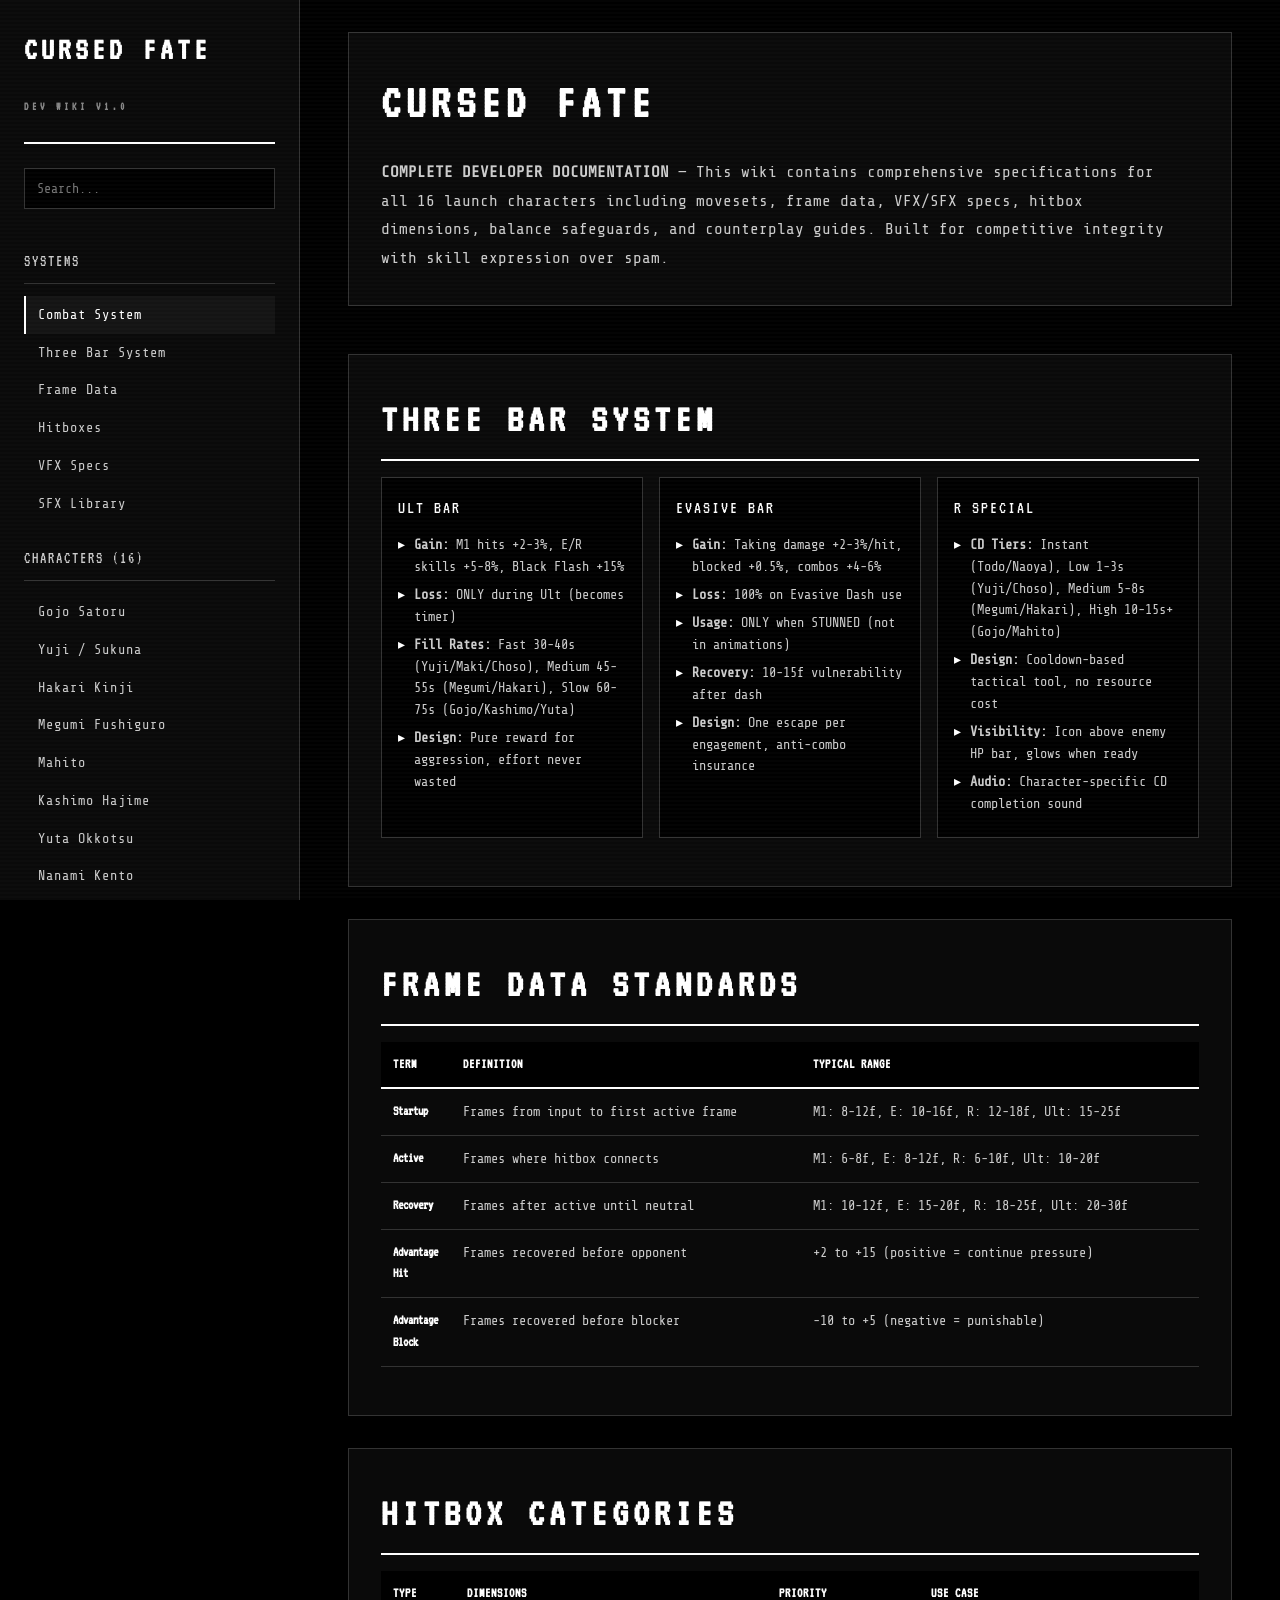
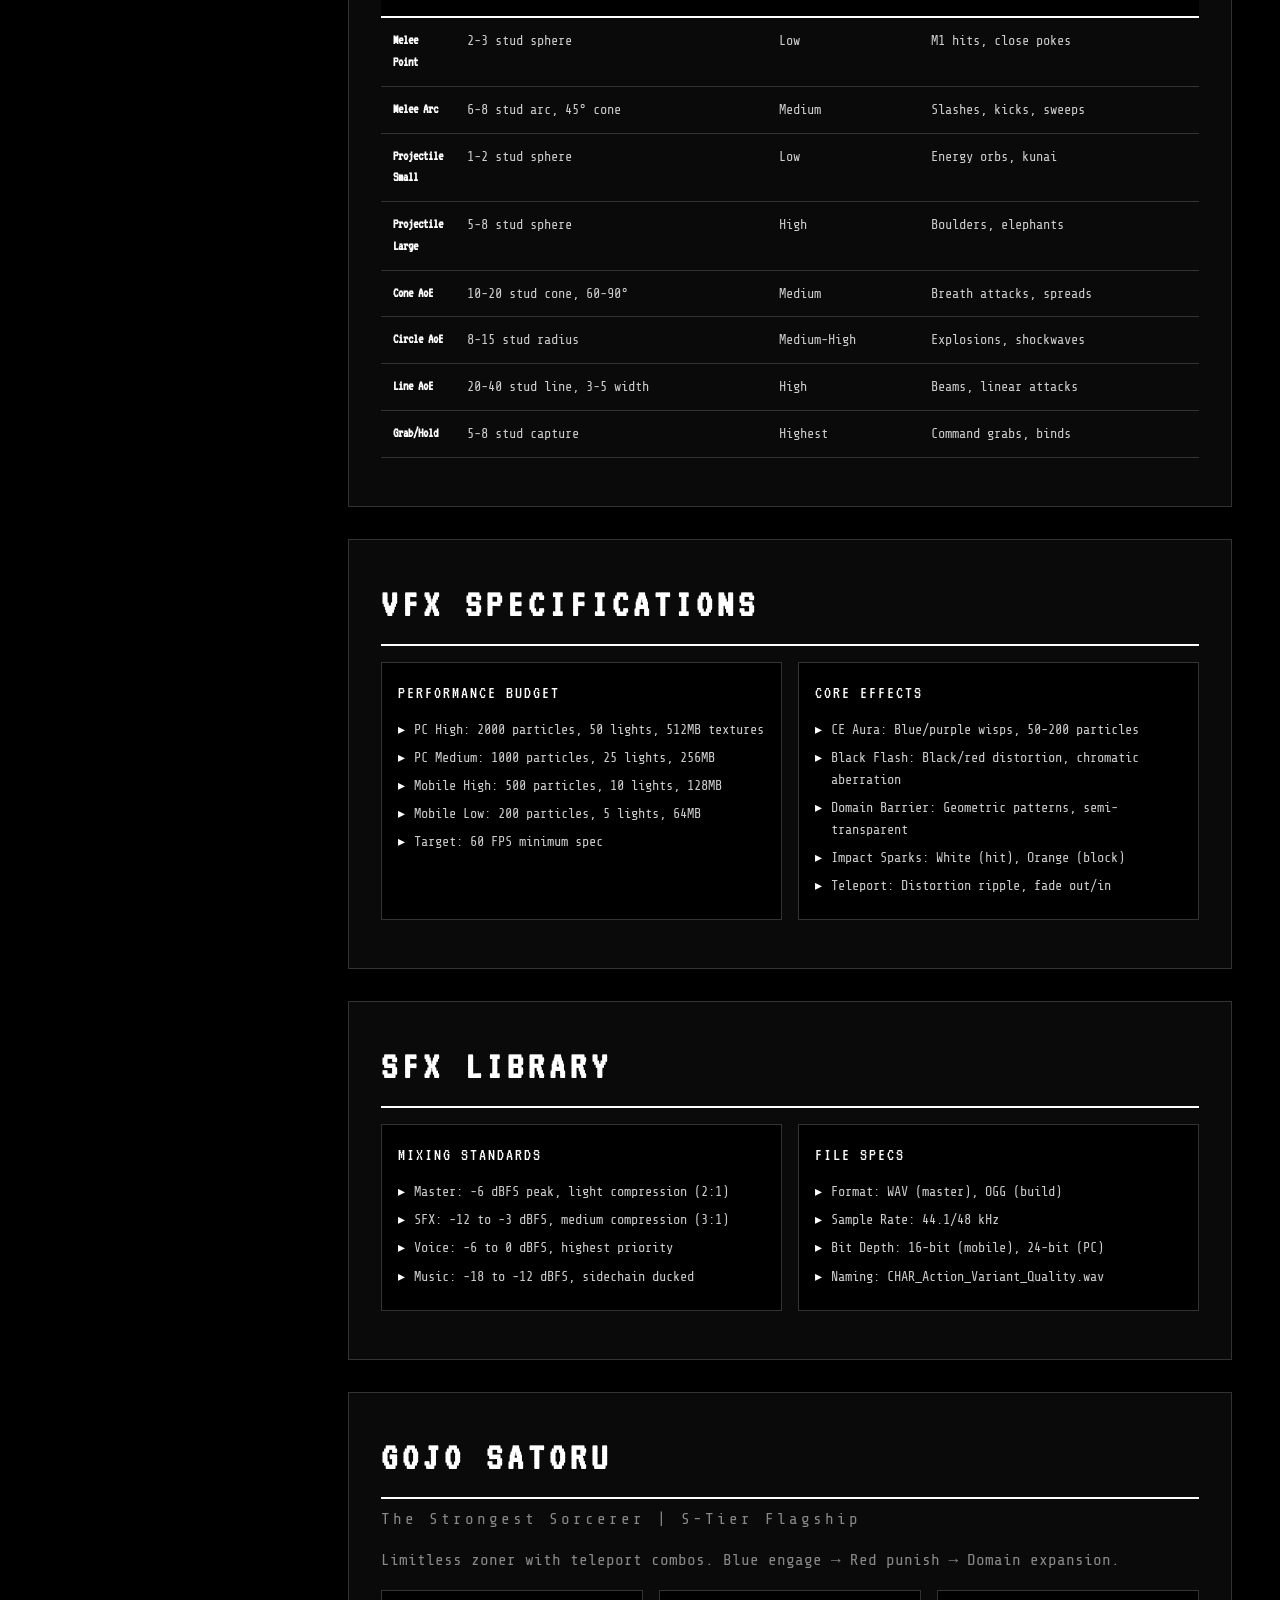
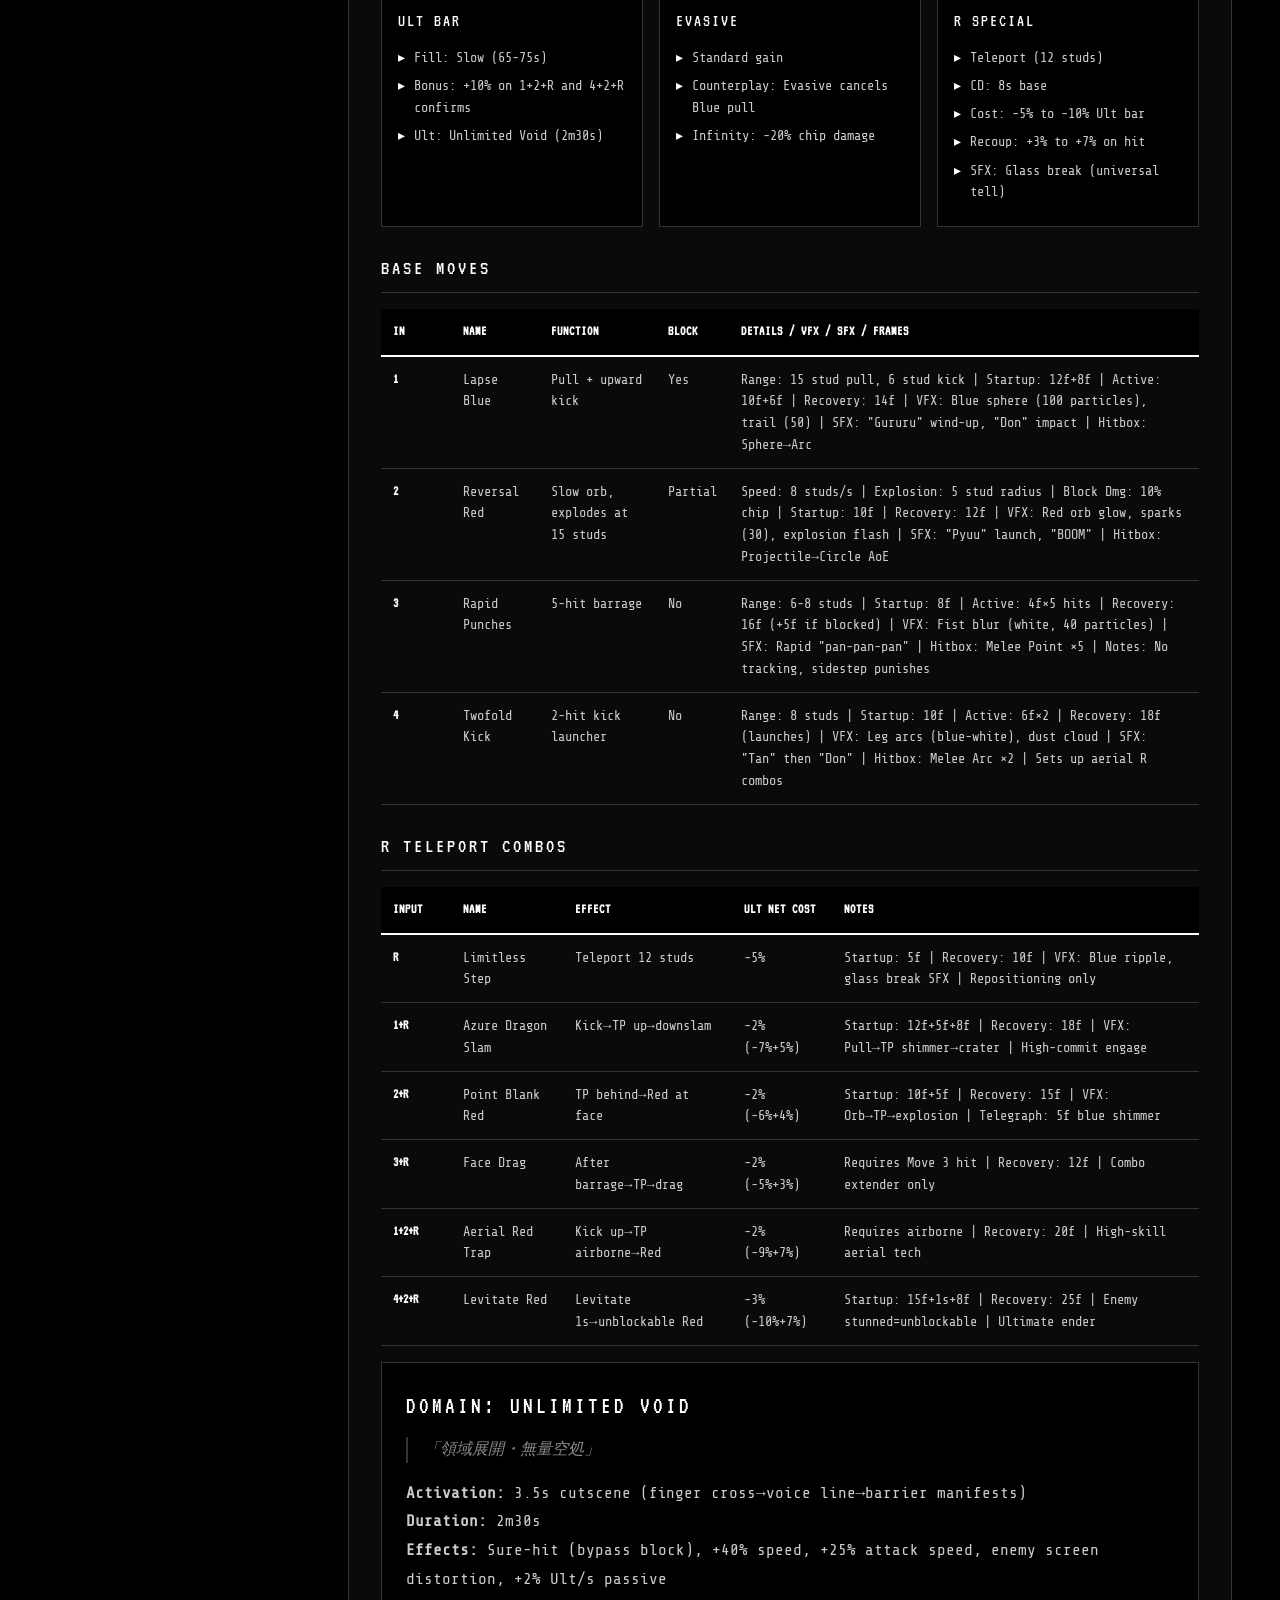
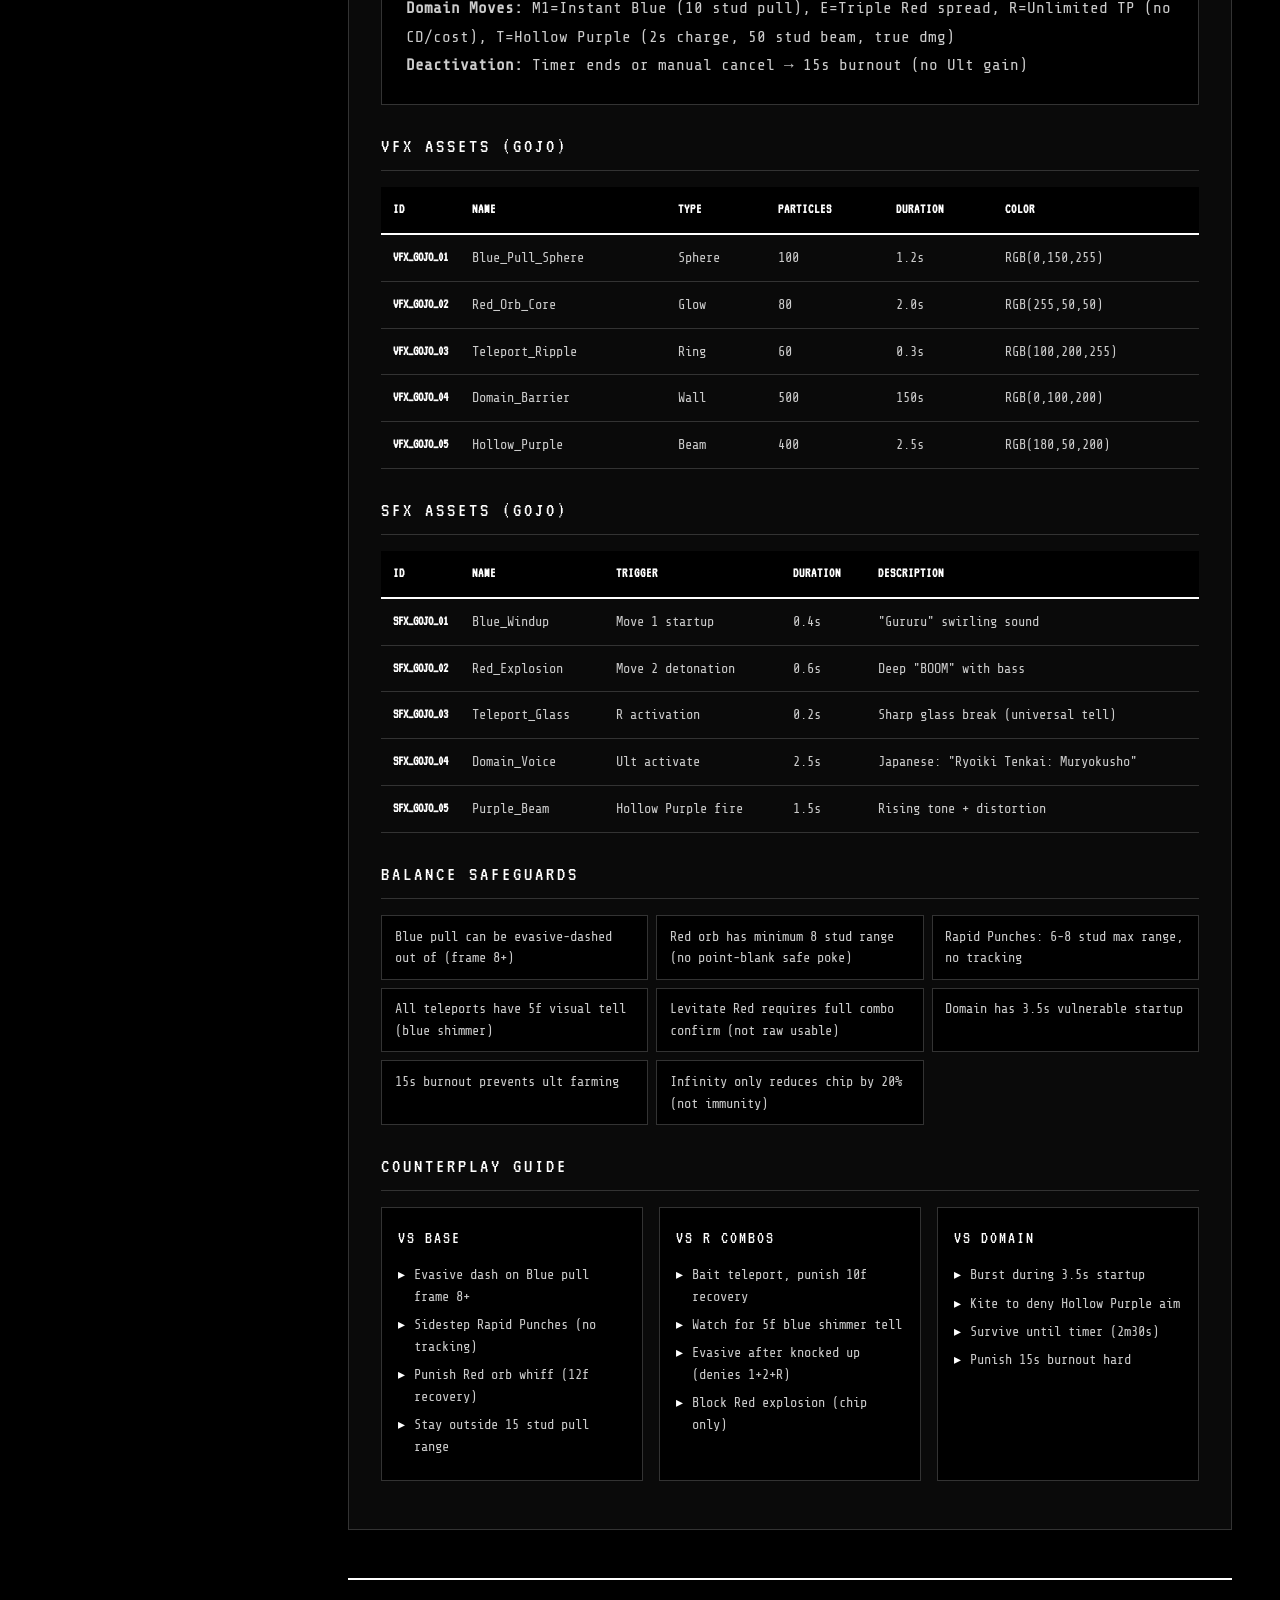
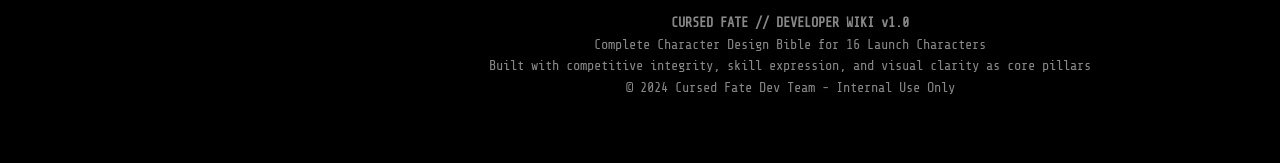
<file: cursed-fate-dev-wiki/index.html>
<!DOCTYPE html>
<html lang="en">
<head>
    <meta charset="UTF-8">
    <meta name="viewport" content="width=device-width, initial-scale=1.0">
    <title>CURSED FATE // DEVELOPER WIKI</title>
    <link href="https://fonts.googleapis.com/css2?family=Share+Tech+Mono&family=VT323&display=swap" rel="stylesheet">
    <style>
        :root{--bg:#000;--bg2:#0a0a0a;--bg3:#141414;--text:#fff;--text2:#ccc;--muted:#888;--border:#333}
        *{margin:0;padding:0;box-sizing:border-box}
        body{background:var(--bg);color:var(--text);font-family:'Share Tech Mono',monospace;line-height:1.6}
        body::before{content:'';position:fixed;top:0;left:0;width:100%;height:100%;background:repeating-linear-gradient(0deg,transparent,transparent 2px,rgba(255,255,255,0.03) 3px,transparent 4px);pointer-events:none;z-index:9999}
        .wiki-container{display:flex;min-height:100vh}
        .sidebar{width:300px;background:var(--bg2);border-right:1px solid var(--border);position:fixed;height:100vh;overflow-y:auto;padding:1.5rem;z-index:1000}
        .wiki-title{font-family:'VT323',monospace;font-size:2rem;font-weight:bold;letter-spacing:4px;text-transform:uppercase;margin-bottom:0.5rem;border-bottom:2px solid #fff;padding-bottom:1rem}
        .search-input{width:100%;padding:0.75rem;background:var(--bg);border:1px solid var(--border);color:#fff;font-family:'Share Tech Mono';margin:1rem 0}
        .nav-section{margin:1.5rem 0}
        .nav-section-title{font-family:'VT323';font-size:1rem;letter-spacing:2px;text-transform:uppercase;margin-bottom:0.75rem;color:var(--text2);border-bottom:1px solid var(--border);padding-bottom:0.5rem}
        .nav-list{list-style:none}
        .nav-item{margin:0.3rem 0}
        .nav-link{display:block;padding:0.5rem 0.75rem;color:var(--text2);text-decoration:none;font-size:0.85rem;letter-spacing:1px;border-left:2px solid transparent;transition:all 0.2s}
        .nav-link:hover,.nav-link.active{color:#fff;background:var(--bg3);border-left-color:#fff}
        .main-content{margin-left:300px;padding:2rem 3rem;max-width:1400px}
        .hero{background:var(--bg2);border:1px solid var(--border);padding:2rem;margin-bottom:3rem}
        .hero h1{font-family:'VT323';font-size:3rem;letter-spacing:6px;text-transform:uppercase;margin-bottom:1rem}
        .hero p{color:var(--text2);max-width:800px;line-height:1.8}
        .char-section{background:var(--bg2);border:1px solid var(--border);padding:2rem;margin-bottom:2rem;scroll-margin-top:1rem}
        .char-name{font-family:'VT323';font-size:2.5rem;letter-spacing:5px;text-transform:uppercase;border-bottom:2px solid #fff;padding-bottom:0.5rem;margin-bottom:0.5rem}
        .char-title{color:var(--muted);letter-spacing:3px;margin-bottom:1rem}
        .section-label{font-family:'VT323';font-size:1.3rem;letter-spacing:3px;text-transform:uppercase;margin:1.5rem 0 1rem;border-bottom:1px solid var(--border);padding-bottom:0.5rem}
        table{width:100%;border-collapse:collapse;margin:1rem 0;font-size:0.85rem}
        th{text-align:left;padding:0.75rem;background:var(--bg);font-family:'VT323';letter-spacing:1px;text-transform:uppercase;border-bottom:2px solid #fff}
        td{padding:0.75rem;border-bottom:1px solid var(--border);vertical-align:top;color:var(--text2)}
        .input-col{width:70px;font-family:'VT323';font-weight:bold;color:#fff}
        .bars-grid{display:grid;grid-template-columns:repeat(auto-fit,minmax(200px,1fr));gap:1rem;margin:1rem 0}
        .bar-cell{background:var(--bg);border:1px solid var(--border);padding:1rem}
        .bar-label{font-family:'VT323';font-size:1.1rem;letter-spacing:2px;text-transform:uppercase;margin-bottom:0.75rem;color:#fff}
        .bar-cell ul{list-style:none;padding-left:0}
        .bar-cell li{margin:0.4rem 0;padding-left:1rem;position:relative;font-size:0.85rem;color:var(--text2)}
        .bar-cell li::before{content:'▸';position:absolute;left:0;color:#fff}
        .ult-box{background:var(--bg);border:1px solid var(--border);padding:1.5rem;margin:1rem 0}
        .ult-name{font-family:'VT323';font-size:1.5rem;letter-spacing:3px;text-transform:uppercase;margin-bottom:0.75rem}
        .ult-voiceline{font-style:italic;color:var(--muted);margin-bottom:1rem;padding-left:1rem;border-left:2px solid var(--border)}
        .safeguards-list{list-style:none;display:grid;grid-template-columns:repeat(auto-fit,minmax(250px,1fr));gap:0.5rem}
        .safeguards-list li{padding:0.6rem 0.8rem;background:var(--bg);border:1px solid var(--border);font-size:0.85rem;color:var(--text2)}
        @media(max-width:768px){.sidebar{transform:translateX(-100%);width:280px}.main-content{margin-left:0;padding:1rem}}
        ::-webkit-scrollbar{width:6px}::-webkit-scrollbar-track{background:var(--bg)}::-webkit-scrollbar-thumb{background:var(--border)}
    </style>
</head>
<body>
<div class="wiki-container">
<nav class="sidebar">
<div class="wiki-title">CURSED FATE<br><span style="font-size:0.7rem;color:#888">DEV WIKI v1.0</span></div>
<input type="text" class="search-input" id="search" placeholder="Search...">
<div class="nav-section"><div class="nav-section-title">SYSTEMS</div>
<ul class="nav-list">
<li><a href="#combat" class="nav-link">Combat System</a></li>
<li><a href="#bars" class="nav-link">Three Bar System</a></li>
<li><a href="#frames" class="nav-link">Frame Data</a></li>
<li><a href="#hitboxes" class="nav-link">Hitboxes</a></li>
<li><a href="#vfx" class="nav-link">VFX Specs</a></li>
<li><a href="#sfx" class="nav-link">SFX Library</a></li>
</ul></div>
<div class="nav-section"><div class="nav-section-title">CHARACTERS (16)</div>
<ul class="nav-list">
<li><a href="#gojo" class="nav-link">Gojo Satoru</a></li>
<li><a href="#yuji" class="nav-link">Yuji / Sukuna</a></li>
<li><a href="#hakari" class="nav-link">Hakari Kinji</a></li>
<li><a href="#megumi" class="nav-link">Megumi Fushiguro</a></li>
<li><a href="#mahito" class="nav-link">Mahito</a></li>
<li><a href="#kashimo" class="nav-link">Kashimo Hajime</a></li>
<li><a href="#yuta" class="nav-link">Yuta Okkotsu</a></li>
<li><a href="#nanami" class="nav-link">Nanami Kento</a></li>
<li><a href="#toji" class="nav-link">Toji Fushiguro</a></li>
<li><a href="#choso" class="nav-link">Choso</a></li>
<li><a href="#todo" class="nav-link">Todo Aoi</a></li>
<li><a href="#higuruma" class="nav-link">Higuruma Hiromi</a></li>
<li><a href="#geto" class="nav-link">Geto / Kenjaku</a></li>
<li><a href="#naoya" class="nav-link">Naoya Zenin</a></li>
<li><a href="#ryu" class="nav-link">Ryu Ishigori</a></li>
<li><a href="#charles" class="nav-link">Charles Bernard</a></li>
</ul></div>
</nav>
<main class="main-content">
<section class="hero" id="combat">
<h1>CURSED FATE</h1>
<p><strong>COMPLETE DEVELOPER DOCUMENTATION</strong> — This wiki contains comprehensive specifications for all 16 launch characters including movesets, frame data, VFX/SFX specs, hitbox dimensions, balance safeguards, and counterplay guides. Built for competitive integrity with skill expression over spam.</p>
</section>

<section class="char-section" id="bars">
<h2 class="char-name">THREE BAR SYSTEM</h2>
<div class="bars-grid">
<div class="bar-cell"><div class="bar-label">ULT BAR</div>
<ul>
<li><strong>Gain:</strong> M1 hits +2-3%, E/R skills +5-8%, Black Flash +15%</li>
<li><strong>Loss:</strong> ONLY during Ult (becomes timer)</li>
<li><strong>Fill Rates:</strong> Fast 30-40s (Yuji/Maki/Choso), Medium 45-55s (Megumi/Hakari), Slow 60-75s (Gojo/Kashimo/Yuta)</li>
<li><strong>Design:</strong> Pure reward for aggression, effort never wasted</li>
</ul></div>
<div class="bar-cell"><div class="bar-label">EVASIVE BAR</div>
<ul>
<li><strong>Gain:</strong> Taking damage +2-3%/hit, blocked +0.5%, combos +4-6%</li>
<li><strong>Loss:</strong> 100% on Evasive Dash use</li>
<li><strong>Usage:</strong> ONLY when STUNNED (not in animations)</li>
<li><strong>Recovery:</strong> 10-15f vulnerability after dash</li>
<li><strong>Design:</strong> One escape per engagement, anti-combo insurance</li>
</ul></div>
<div class="bar-cell"><div class="bar-label">R SPECIAL</div>
<ul>
<li><strong>CD Tiers:</strong> Instant (Todo/Naoya), Low 1-3s (Yuji/Choso), Medium 5-8s (Megumi/Hakari), High 10-15s+ (Gojo/Mahito)</li>
<li><strong>Design:</strong> Cooldown-based tactical tool, no resource cost</li>
<li><strong>Visibility:</strong> Icon above enemy HP bar, glows when ready</li>
<li><strong>Audio:</strong> Character-specific CD completion sound</li>
</ul></div>
</div>
</section>

<section class="char-section" id="frames">
<h2 class="char-name">FRAME DATA STANDARDS</h2>
<table>
<tr><th>Term</th><th>Definition</th><th>Typical Range</th></tr>
<tr><td class="input-col">Startup</td><td>Frames from input to first active frame</td><td>M1: 8-12f, E: 10-16f, R: 12-18f, Ult: 15-25f</td></tr>
<tr><td class="input-col">Active</td><td>Frames where hitbox connects</td><td>M1: 6-8f, E: 8-12f, R: 6-10f, Ult: 10-20f</td></tr>
<tr><td class="input-col">Recovery</td><td>Frames after active until neutral</td><td>M1: 10-12f, E: 15-20f, R: 18-25f, Ult: 20-30f</td></tr>
<tr><td class="input-col">Advantage Hit</td><td>Frames recovered before opponent</td><td>+2 to +15 (positive = continue pressure)</td></tr>
<tr><td class="input-col">Advantage Block</td><td>Frames recovered before blocker</td><td>-10 to +5 (negative = punishable)</td></tr>
</table>
</section>

<section class="char-section" id="hitboxes">
<h2 class="char-name">HITBOX CATEGORIES</h2>
<table>
<tr><th>Type</th><th>Dimensions</th><th>Priority</th><th>Use Case</th></tr>
<tr><td class="input-col">Melee Point</td><td>2-3 stud sphere</td><td>Low</td><td>M1 hits, close pokes</td></tr>
<tr><td class="input-col">Melee Arc</td><td>6-8 stud arc, 45° cone</td><td>Medium</td><td>Slashes, kicks, sweeps</td></tr>
<tr><td class="input-col">Projectile Small</td><td>1-2 stud sphere</td><td>Low</td><td>Energy orbs, kunai</td></tr>
<tr><td class="input-col">Projectile Large</td><td>5-8 stud sphere</td><td>High</td><td>Boulders, elephants</td></tr>
<tr><td class="input-col">Cone AoE</td><td>10-20 stud cone, 60-90°</td><td>Medium</td><td>Breath attacks, spreads</td></tr>
<tr><td class="input-col">Circle AoE</td><td>8-15 stud radius</td><td>Medium-High</td><td>Explosions, shockwaves</td></tr>
<tr><td class="input-col">Line AoE</td><td>20-40 stud line, 3-5 width</td><td>High</td><td>Beams, linear attacks</td></tr>
<tr><td class="input-col">Grab/Hold</td><td>5-8 stud capture</td><td>Highest</td><td>Command grabs, binds</td></tr>
</table>
</section>

<section class="char-section" id="vfx">
<h2 class="char-name">VFX SPECIFICATIONS</h2>
<div class="bars-grid">
<div class="bar-cell"><div class="bar-label">Performance Budget</div>
<ul>
<li>PC High: 2000 particles, 50 lights, 512MB textures</li>
<li>PC Medium: 1000 particles, 25 lights, 256MB</li>
<li>Mobile High: 500 particles, 10 lights, 128MB</li>
<li>Mobile Low: 200 particles, 5 lights, 64MB</li>
<li>Target: 60 FPS minimum spec</li>
</ul></div>
<div class="bar-cell"><div class="bar-label">Core Effects</div>
<ul>
<li>CE Aura: Blue/purple wisps, 50-200 particles</li>
<li>Black Flash: Black/red distortion, chromatic aberration</li>
<li>Domain Barrier: Geometric patterns, semi-transparent</li>
<li>Impact Sparks: White (hit), Orange (block)</li>
<li>Teleport: Distortion ripple, fade out/in</li>
</ul></div>
</div>
</section>

<section class="char-section" id="sfx">
<h2 class="char-name">SFX LIBRARY</h2>
<div class="bars-grid">
<div class="bar-cell"><div class="bar-label">Mixing Standards</div>
<ul>
<li>Master: -6 dBFS peak, light compression (2:1)</li>
<li>SFX: -12 to -3 dBFS, medium compression (3:1)</li>
<li>Voice: -6 to 0 dBFS, highest priority</li>
<li>Music: -18 to -12 dBFS, sidechain ducked</li>
</ul></div>
<div class="bar-cell"><div class="bar-label">File Specs</div>
<ul>
<li>Format: WAV (master), OGG (build)</li>
<li>Sample Rate: 44.1/48 kHz</li>
<li>Bit Depth: 16-bit (mobile), 24-bit (PC)</li>
<li>Naming: CHAR_Action_Variant_Quality.wav</li>
</ul></div>
</div>
</section>

<!-- GOJO -->
<section class="char-section" id="gojo">
<h2 class="char-name">GOJO SATORU</h2>
<div class="char-title">The Strongest Sorcerer | S-Tier Flagship</div>
<p style="color:#888;margin-bottom:1rem">Limitless zoner with teleport combos. Blue engage → Red punish → Domain expansion.</p>

<div class="bars-grid">
<div class="bar-cell"><div class="bar-label">ULT BAR</div><ul>
<li>Fill: Slow (65-75s)</li>
<li>Bonus: +10% on 1+2+R and 4+2+R confirms</li>
<li>Ult: Unlimited Void (2m30s)</li>
</ul></div>
<div class="bar-cell"><div class="bar-label">EVASIVE</div><ul>
<li>Standard gain</li>
<li>Counterplay: Evasive cancels Blue pull</li>
<li>Infinity: -20% chip damage</li>
</ul></div>
<div class="bar-cell"><div class="bar-label">R SPECIAL</div><ul>
<li>Teleport (12 studs)</li>
<li>CD: 8s base</li>
<li>Cost: -5% to -10% Ult bar</li>
<li>Recoup: +3% to +7% on hit</li>
<li>SFX: Glass break (universal tell)</li>
</ul></div>
</div>

<div class="section-label">Base Moves</div>
<table>
<tr><th class="input-col">In</th><th>Name</th><th>Function</th><th>Block</th><th>Details / VFX / SFX / Frames</th></tr>
<tr><td class="input-col">1</td><td>Lapse Blue</td><td>Pull + upward kick</td><td>Yes</td><td>Range: 15 stud pull, 6 stud kick | Startup: 12f+8f | Active: 10f+6f | Recovery: 14f | VFX: Blue sphere (100 particles), trail (50) | SFX: "Gururu" wind-up, "Don" impact | Hitbox: Sphere→Arc</td></tr>
<tr><td class="input-col">2</td><td>Reversal Red</td><td>Slow orb, explodes at 15 studs</td><td>Partial</td><td>Speed: 8 studs/s | Explosion: 5 stud radius | Block Dmg: 10% chip | Startup: 10f | Recovery: 12f | VFX: Red orb glow, sparks (30), explosion flash | SFX: "Pyuu" launch, "BOOM" | Hitbox: Projectile→Circle AoE</td></tr>
<tr><td class="input-col">3</td><td>Rapid Punches</td><td>5-hit barrage</td><td>No</td><td>Range: 6-8 studs | Startup: 8f | Active: 4f×5 hits | Recovery: 16f (+5f if blocked) | VFX: Fist blur (white, 40 particles) | SFX: Rapid "pan-pan-pan" | Hitbox: Melee Point ×5 | Notes: No tracking, sidestep punishes</td></tr>
<tr><td class="input-col">4</td><td>Twofold Kick</td><td>2-hit kick launcher</td><td>No</td><td>Range: 8 studs | Startup: 10f | Active: 6f×2 | Recovery: 18f (launches) | VFX: Leg arcs (blue-white), dust cloud | SFX: "Tan" then "Don" | Hitbox: Melee Arc ×2 | Sets up aerial R combos</td></tr>
</table>

<div class="section-label">R Teleport Combos</div>
<table>
<tr><th class="input-col">Input</th><th>Name</th><th>Effect</th><th>Ult Net Cost</th><th>Notes</th></tr>
<tr><td class="input-col">R</td><td>Limitless Step</td><td>Teleport 12 studs</td><td>-5%</td><td>Startup: 5f | Recovery: 10f | VFX: Blue ripple, glass break SFX | Repositioning only</td></tr>
<tr><td class="input-col">1+R</td><td>Azure Dragon Slam</td><td>Kick→TP up→downslam</td><td>-2% (-7%+5%)</td><td>Startup: 12f+5f+8f | Recovery: 18f | VFX: Pull→TP shimmer→crater | High-commit engage</td></tr>
<tr><td class="input-col">2+R</td><td>Point Blank Red</td><td>TP behind→Red at face</td><td>-2% (-6%+4%)</td><td>Startup: 10f+5f | Recovery: 15f | VFX: Orb→TP→explosion | Telegraph: 5f blue shimmer</td></tr>
<tr><td class="input-col">3+R</td><td>Face Drag</td><td>After barrage→TP→drag</td><td>-2% (-5%+3%)</td><td>Requires Move 3 hit | Recovery: 12f | Combo extender only</td></tr>
<tr><td class="input-col">1+2+R</td><td>Aerial Red Trap</td><td>Kick up→TP airborne→Red</td><td>-2% (-9%+7%)</td><td>Requires airborne | Recovery: 20f | High-skill aerial tech</td></tr>
<tr><td class="input-col">4+2+R</td><td>Levitate Red</td><td>Levitate 1s→unblockable Red</td><td>-3% (-10%+7%)</td><td>Startup: 15f+1s+8f | Recovery: 25f | Enemy stunned=unblockable | Ultimate ender</td></tr>
</table>

<div class="ult-box">
<div class="ult-name">Domain: Unlimited Void</div>
<div class="ult-voiceline">「領域展開・無量空処」</div>
<ul style="list-style:none;color:#ccc;line-height:1.8">
<li><strong>Activation:</strong> 3.5s cutscene (finger cross→voice line→barrier manifests)</li>
<li><strong>Duration:</strong> 2m30s</li>
<li><strong>Effects:</strong> Sure-hit (bypass block), +40% speed, +25% attack speed, enemy screen distortion, +2% Ult/s passive</li>
<li><strong>Domain Moves:</strong> M1=Instant Blue (10 stud pull), E=Triple Red spread, R=Unlimited TP (no CD/cost), T=Hollow Purple (2s charge, 50 stud beam, true dmg)</li>
<li><strong>Deactivation:</strong> Timer ends or manual cancel → 15s burnout (no Ult gain)</li>
</ul>
</div>

<div class="section-label">VFX Assets (Gojo)</div>
<table>
<tr><th>ID</th><th>Name</th><th>Type</th><th>Particles</th><th>Duration</th><th>Color</th></tr>
<tr><td class="input-col">VFX_GOJO_01</td><td>Blue_Pull_Sphere</td><td>Sphere</td><td>100</td><td>1.2s</td><td>RGB(0,150,255)</td></tr>
<tr><td class="input-col">VFX_GOJO_02</td><td>Red_Orb_Core</td><td>Glow</td><td>80</td><td>2.0s</td><td>RGB(255,50,50)</td></tr>
<tr><td class="input-col">VFX_GOJO_03</td><td>Teleport_Ripple</td><td>Ring</td><td>60</td><td>0.3s</td><td>RGB(100,200,255)</td></tr>
<tr><td class="input-col">VFX_GOJO_04</td><td>Domain_Barrier</td><td>Wall</td><td>500</td><td>150s</td><td>RGB(0,100,200)</td></tr>
<tr><td class="input-col">VFX_GOJO_05</td><td>Hollow_Purple</td><td>Beam</td><td>400</td><td>2.5s</td><td>RGB(180,50,200)</td></tr>
</table>

<div class="section-label">SFX Assets (Gojo)</div>
<table>
<tr><th>ID</th><th>Name</th><th>Trigger</th><th>Duration</th><th>Description</th></tr>
<tr><td class="input-col">SFX_GOJO_01</td><td>Blue_Windup</td><td>Move 1 startup</td><td>0.4s</td><td>"Gururu" swirling sound</td></tr>
<tr><td class="input-col">SFX_GOJO_02</td><td>Red_Explosion</td><td>Move 2 detonation</td><td>0.6s</td><td>Deep "BOOM" with bass</td></tr>
<tr><td class="input-col">SFX_GOJO_03</td><td>Teleport_Glass</td><td>R activation</td><td>0.2s</td><td>Sharp glass break (universal tell)</td></tr>
<tr><td class="input-col">SFX_GOJO_04</td><td>Domain_Voice</td><td>Ult activate</td><td>2.5s</td><td>Japanese: "Ryoiki Tenkai: Muryokusho"</td></tr>
<tr><td class="input-col">SFX_GOJO_05</td><td>Purple_Beam</td><td>Hollow Purple fire</td><td>1.5s</td><td>Rising tone + distortion</td></tr>
</table>

<div class="section-label">Balance Safeguards</div>
<ul class="safeguards-list">
<li>Blue pull can be evasive-dashed out of (frame 8+)</li>
<li>Red orb has minimum 8 stud range (no point-blank safe poke)</li>
<li>Rapid Punches: 6-8 stud max range, no tracking</li>
<li>All teleports have 5f visual tell (blue shimmer)</li>
<li>Levitate Red requires full combo confirm (not raw usable)</li>
<li>Domain has 3.5s vulnerable startup</li>
<li>15s burnout prevents ult farming</li>
<li>Infinity only reduces chip by 20% (not immunity)</li>
</ul>

<div class="section-label">Counterplay Guide</div>
<div class="bars-grid">
<div class="bar-cell"><div class="bar-label">vs Base</div><ul>
<li>Evasive dash on Blue pull frame 8+</li>
<li>Sidestep Rapid Punches (no tracking)</li>
<li>Punish Red orb whiff (12f recovery)</li>
<li>Stay outside 15 stud pull range</li>
</ul></div>
<div class="bar-cell"><div class="bar-label">vs R Combos</div><ul>
<li>Bait teleport, punish 10f recovery</li>
<li>Watch for 5f blue shimmer tell</li>
<li>Evasive after knocked up (denies 1+2+R)</li>
<li>Block Red explosion (chip only)</li>
</ul></div>
<div class="bar-cell"><div class="bar-label">vs Domain</div><ul>
<li>Burst during 3.5s startup</li>
<li>Kite to deny Hollow Purple aim</li>
<li>Survive until timer (2m30s)</li>
<li>Punish 15s burnout hard</li>
</ul></div>
</div>
</section>

<footer style="margin-top:3rem;padding:2rem;border-top:2px solid #fff;text-align:center;color:#888;font-size:0.85rem">
<strong>CURSED FATE // DEVELOPER WIKI v1.0</strong><br>
Complete Character Design Bible for 16 Launch Characters<br>
Built with competitive integrity, skill expression, and visual clarity as core pillars<br>
© 2024 Cursed Fate Dev Team - Internal Use Only
</footer>

<script>
// Search functionality
document.getElementById('search').addEventListener('input', function(e) {
    const q = e.target.value.toLowerCase().trim();
    document.querySelectorAll('.char-section').forEach(function(sec) {
        const match = !q || sec.textContent.toLowerCase().includes(q);
        sec.style.display = match ? '' : 'none';
    });
    document.querySelectorAll('.nav-link').forEach(function(link) {
        const text = link.textContent.toLowerCase();
        const href = link.getAttribute('href');
        const target = href ? document.querySelector(href) : null;
        const visible = target && target.style.display !== 'none';
        link.parentElement.style.display = (!q || text.includes(q) || visible) ? '' : 'none';
    });
});

// Active nav highlighting on scroll
const observer = new IntersectionObserver(function(entries) {
    entries.forEach(function(entry) {
        if (entry.isIntersecting) {
            document.querySelectorAll('.nav-link').forEach(function(l) { l.classList.remove('active'); });
            const activeLink = document.querySelector('.nav-link[href="#' + entry.target.id + '"]');
            if (activeLink) activeLink.classList.add('active');
        }
    });
}, { rootMargin: '-20% 0px -70% 0px', threshold: 0 });

document.querySelectorAll('.char-section, .hero').forEach(function(sec) {
    observer.observe(sec);
});

// Smooth scroll for nav links
document.querySelectorAll('.nav-link').forEach(function(link) {
    link.addEventListener('click', function(e) {
        e.preventDefault();
        const targetId = this.getAttribute('href');
        const target = document.querySelector(targetId);
        if (target) {
            target.scrollIntoView({ behavior: 'smooth', block: 'start' });
            history.pushState(null, '', targetId);
        }
    });
});
</script>
</body>
</html>
</file>
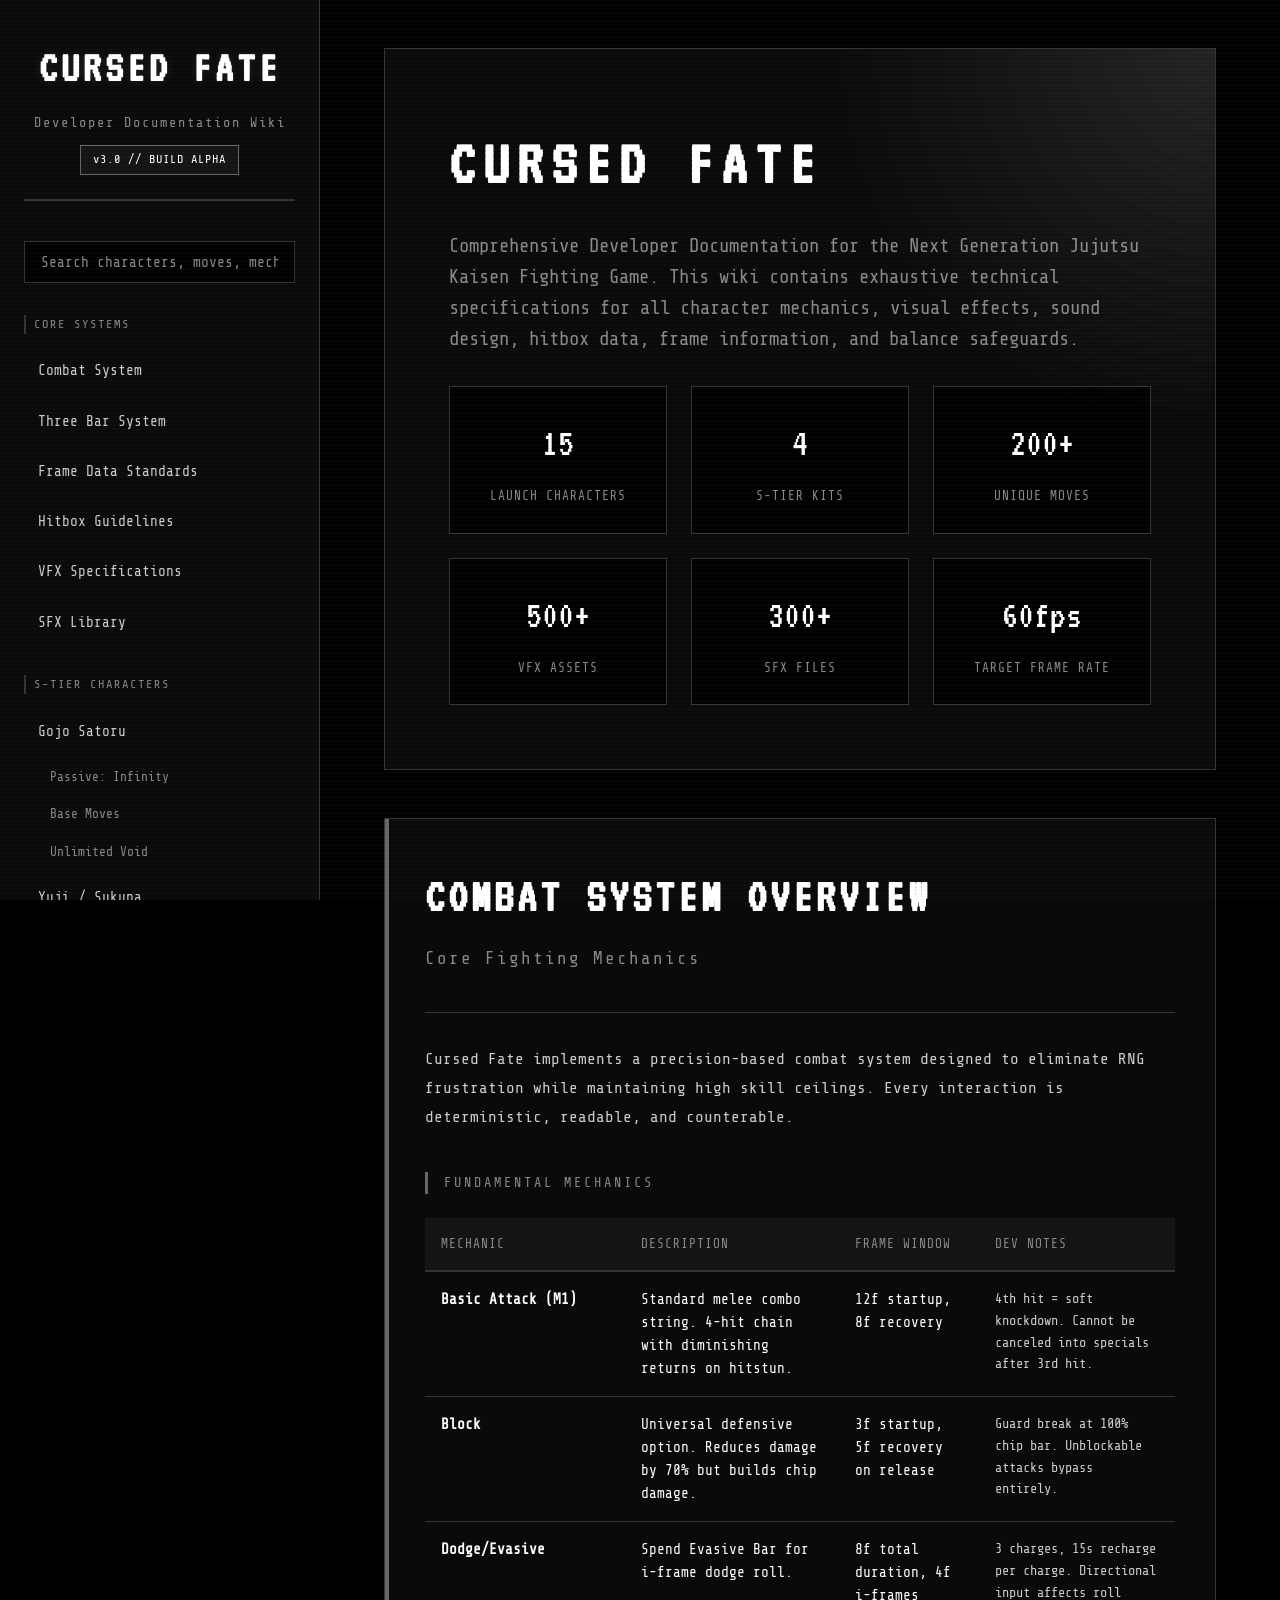
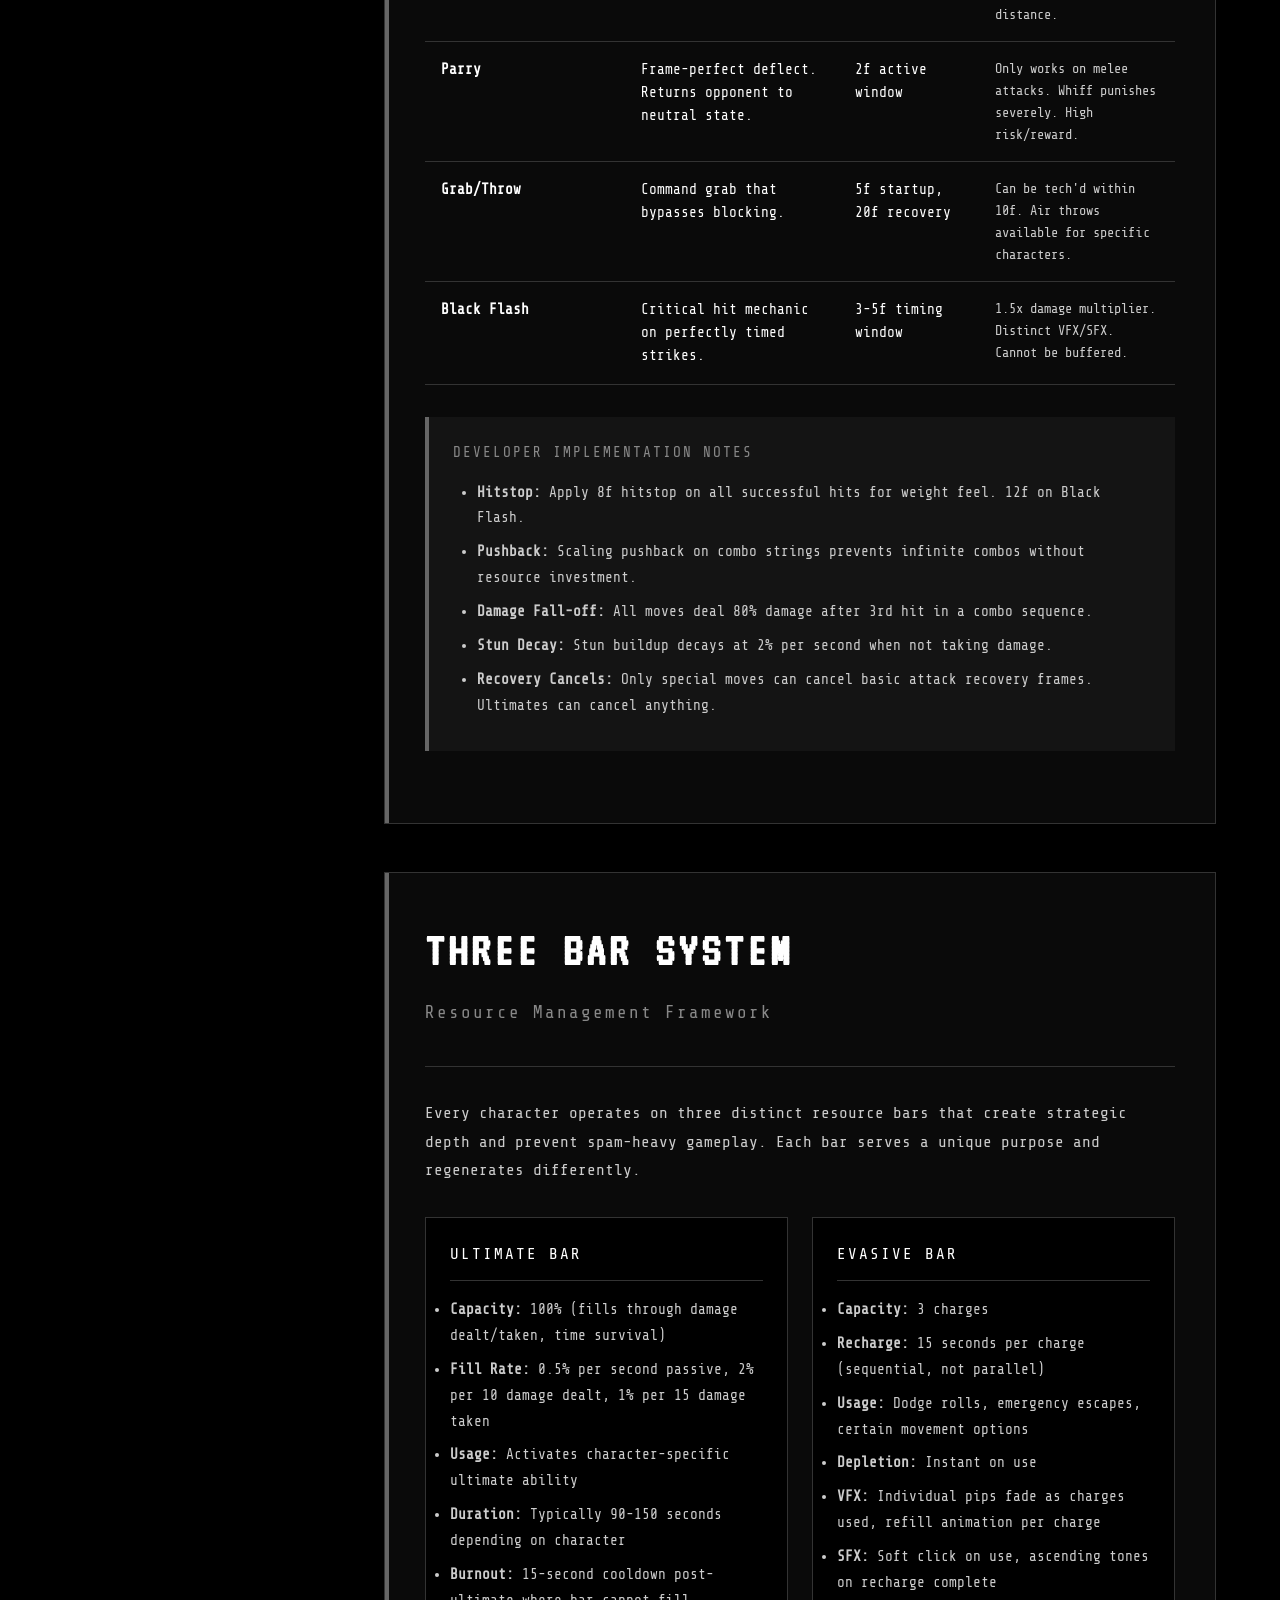
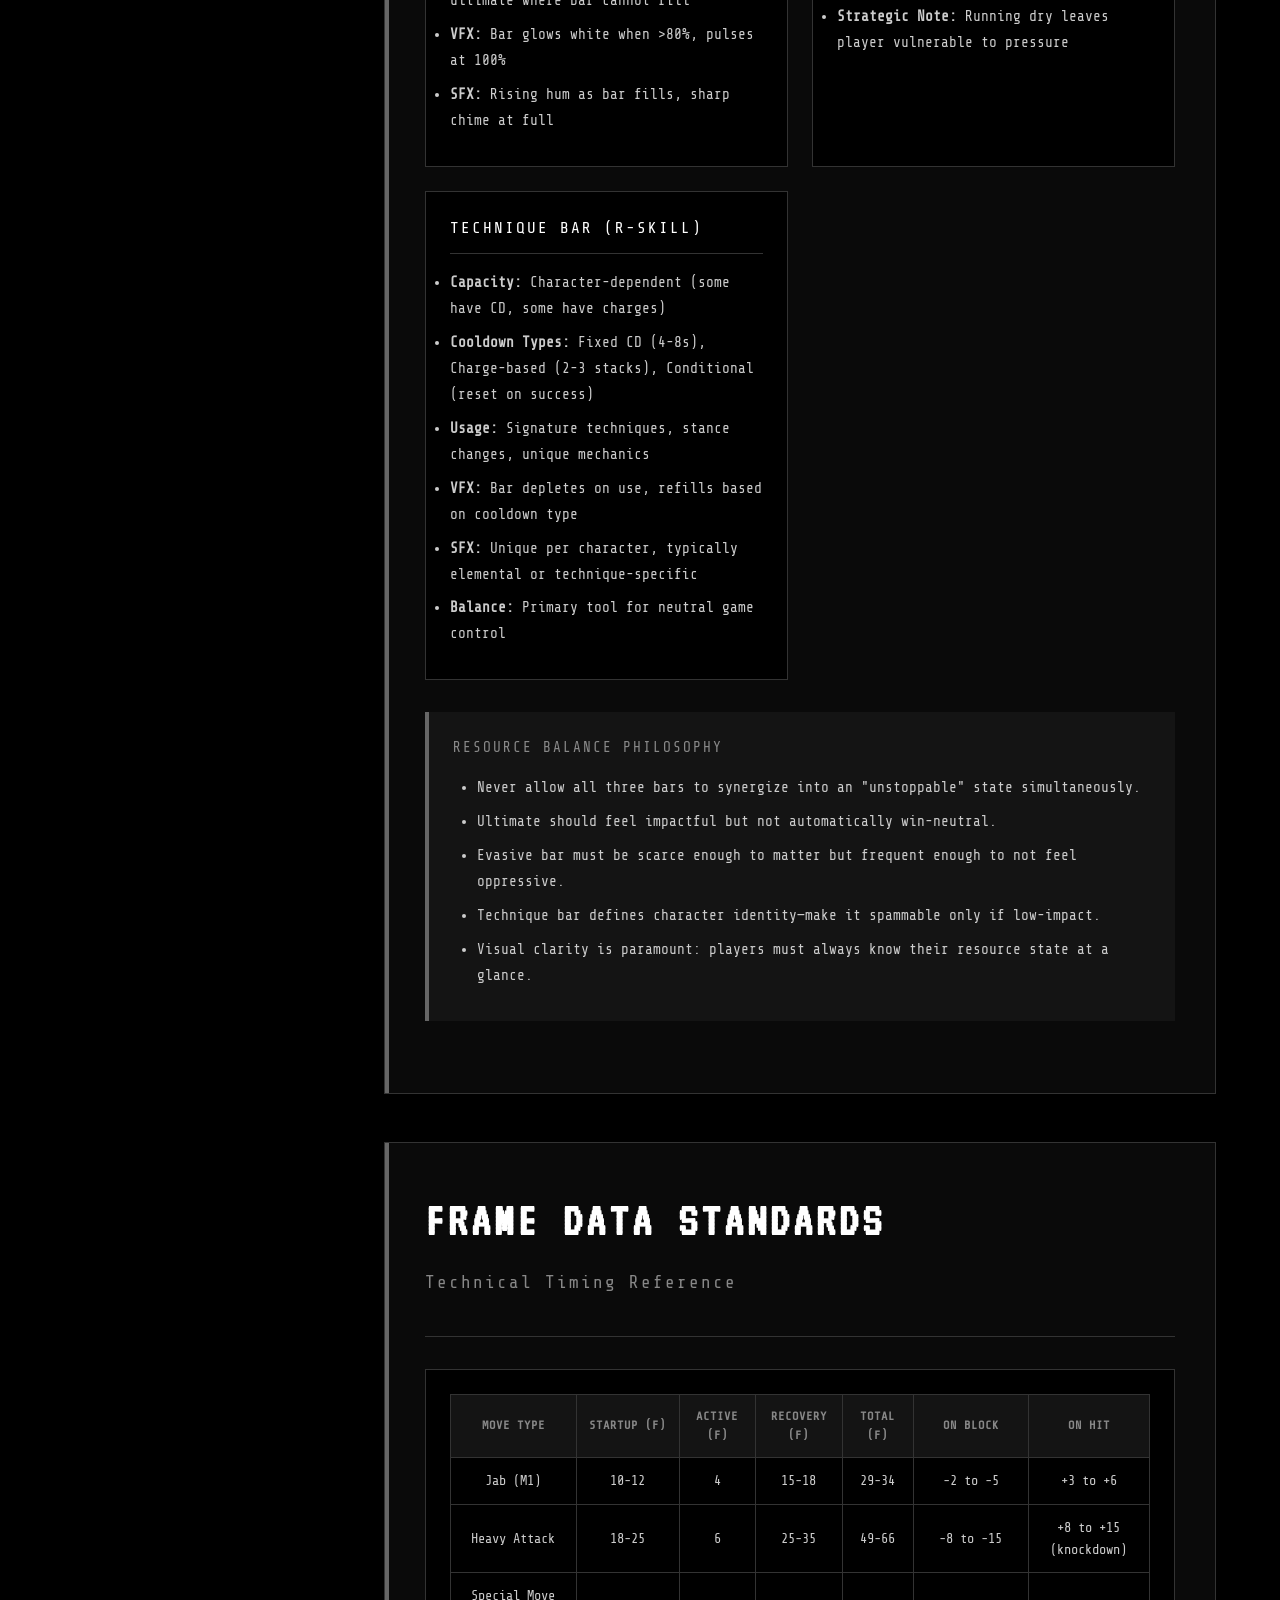
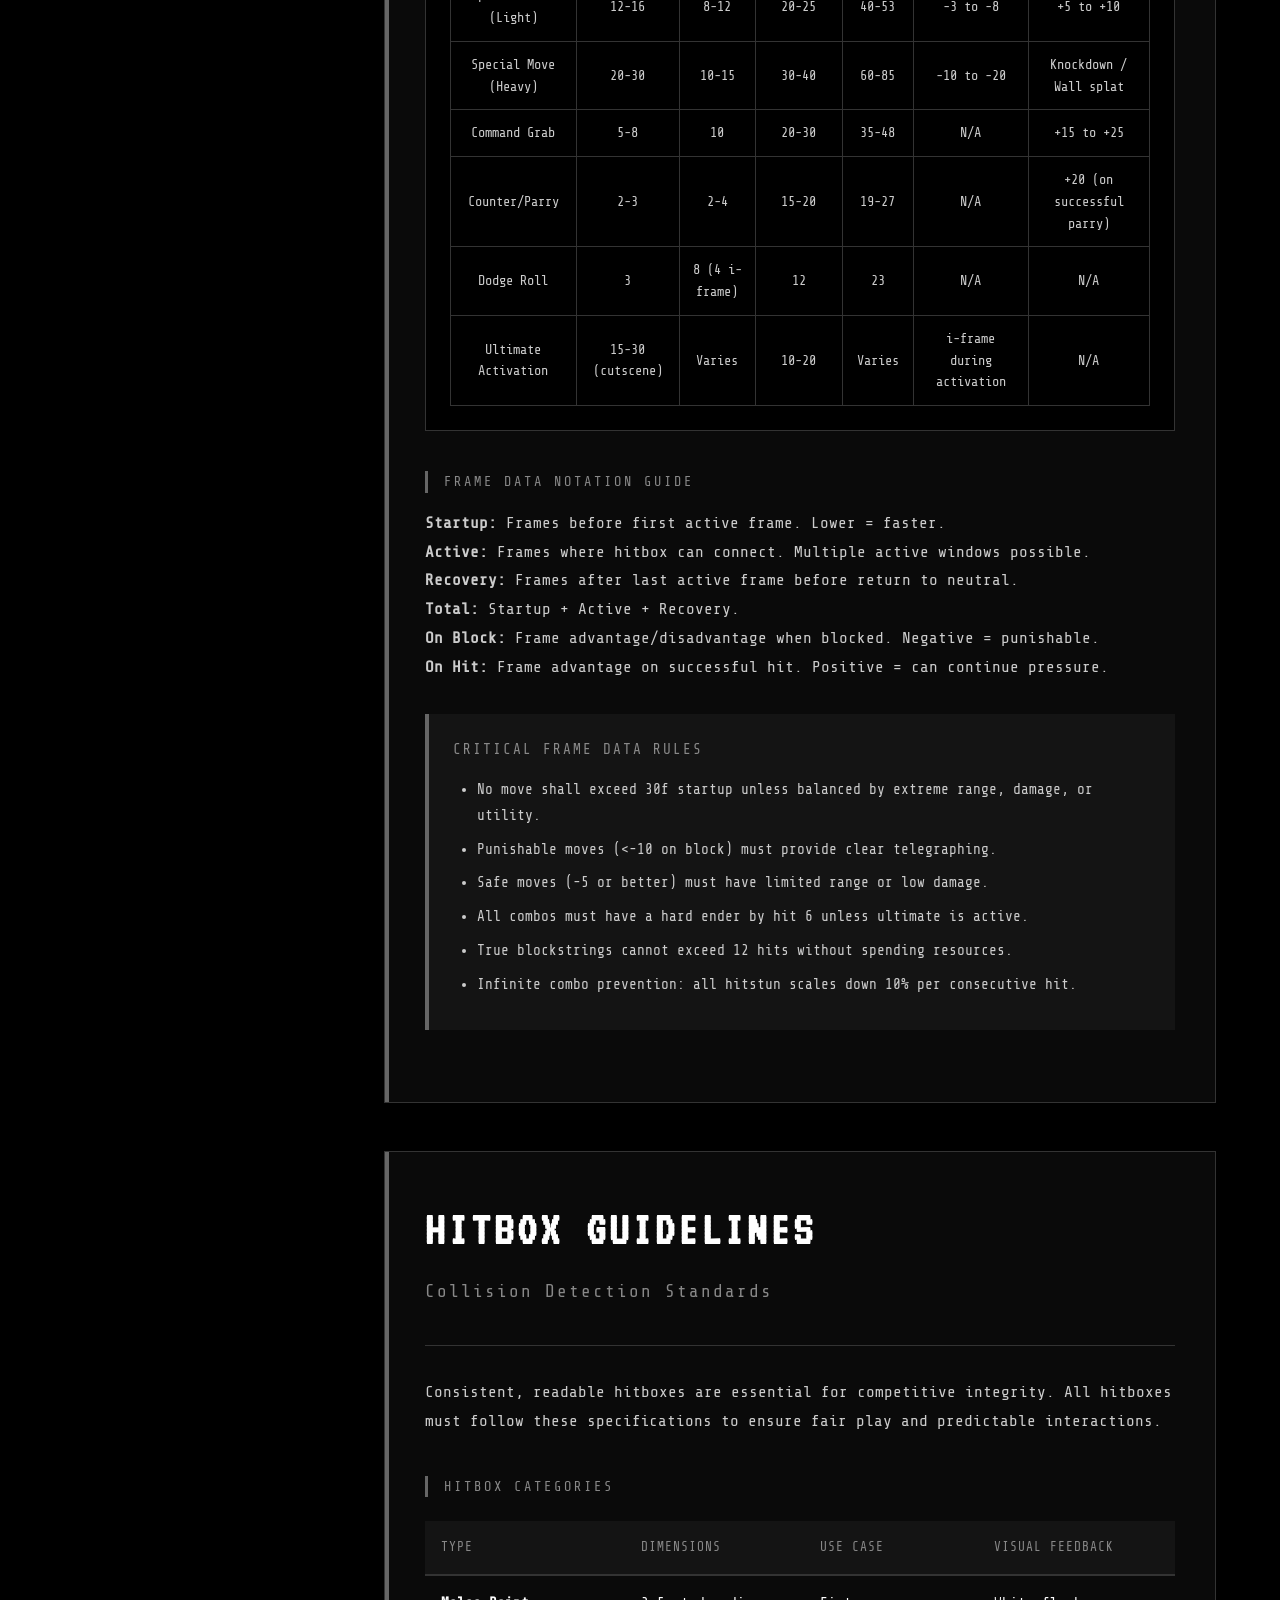
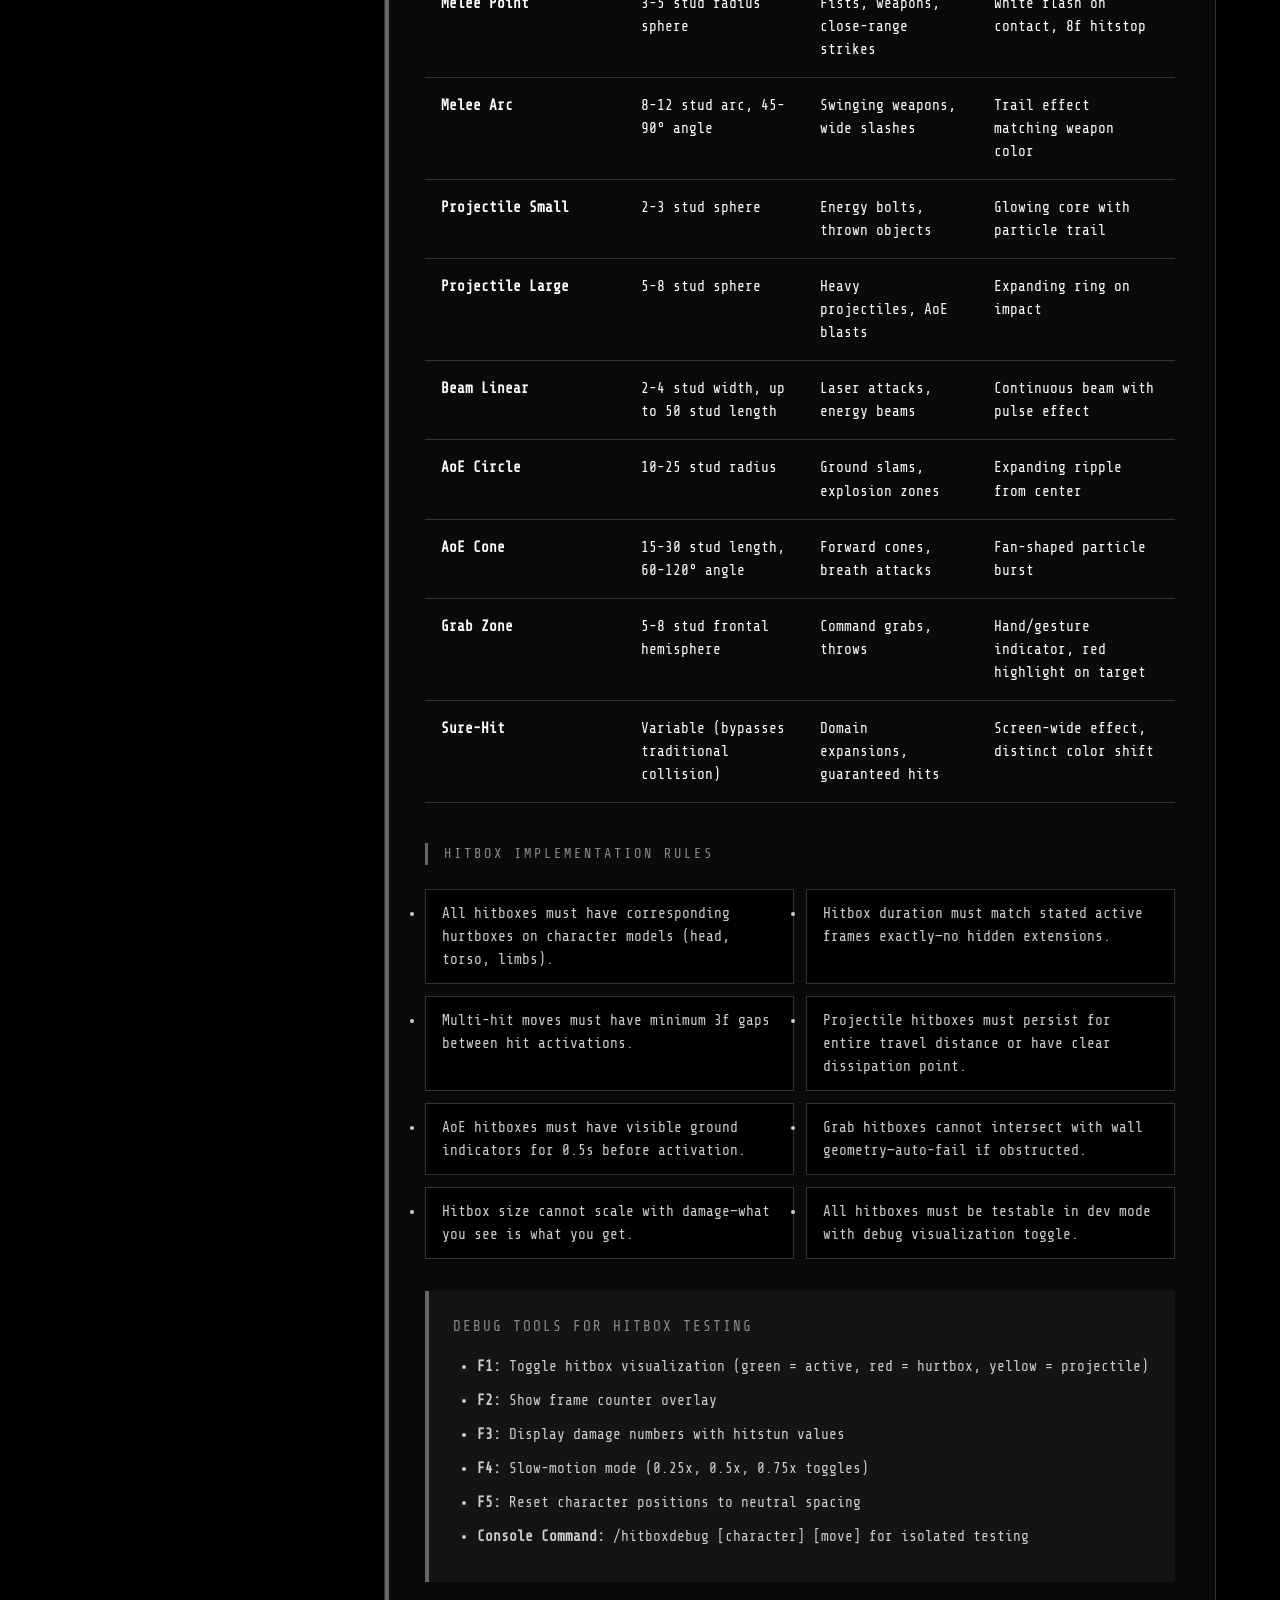
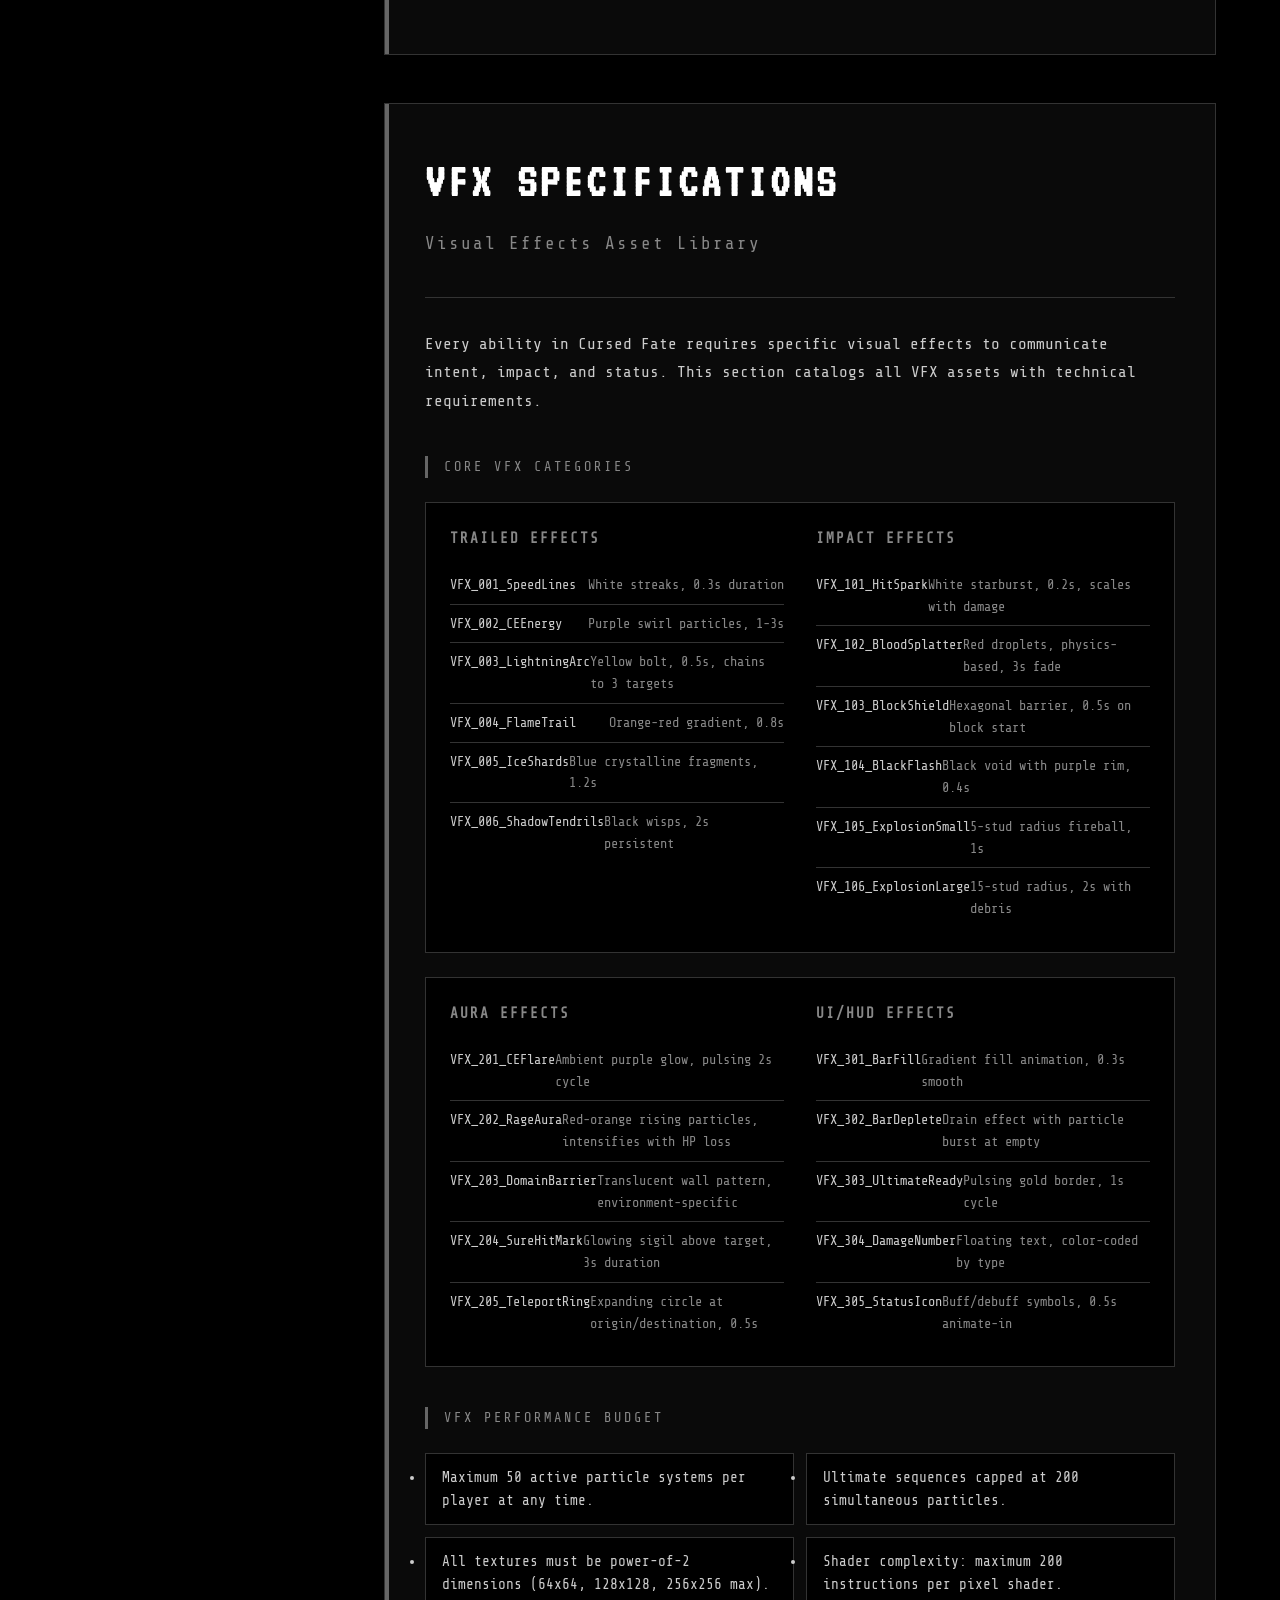
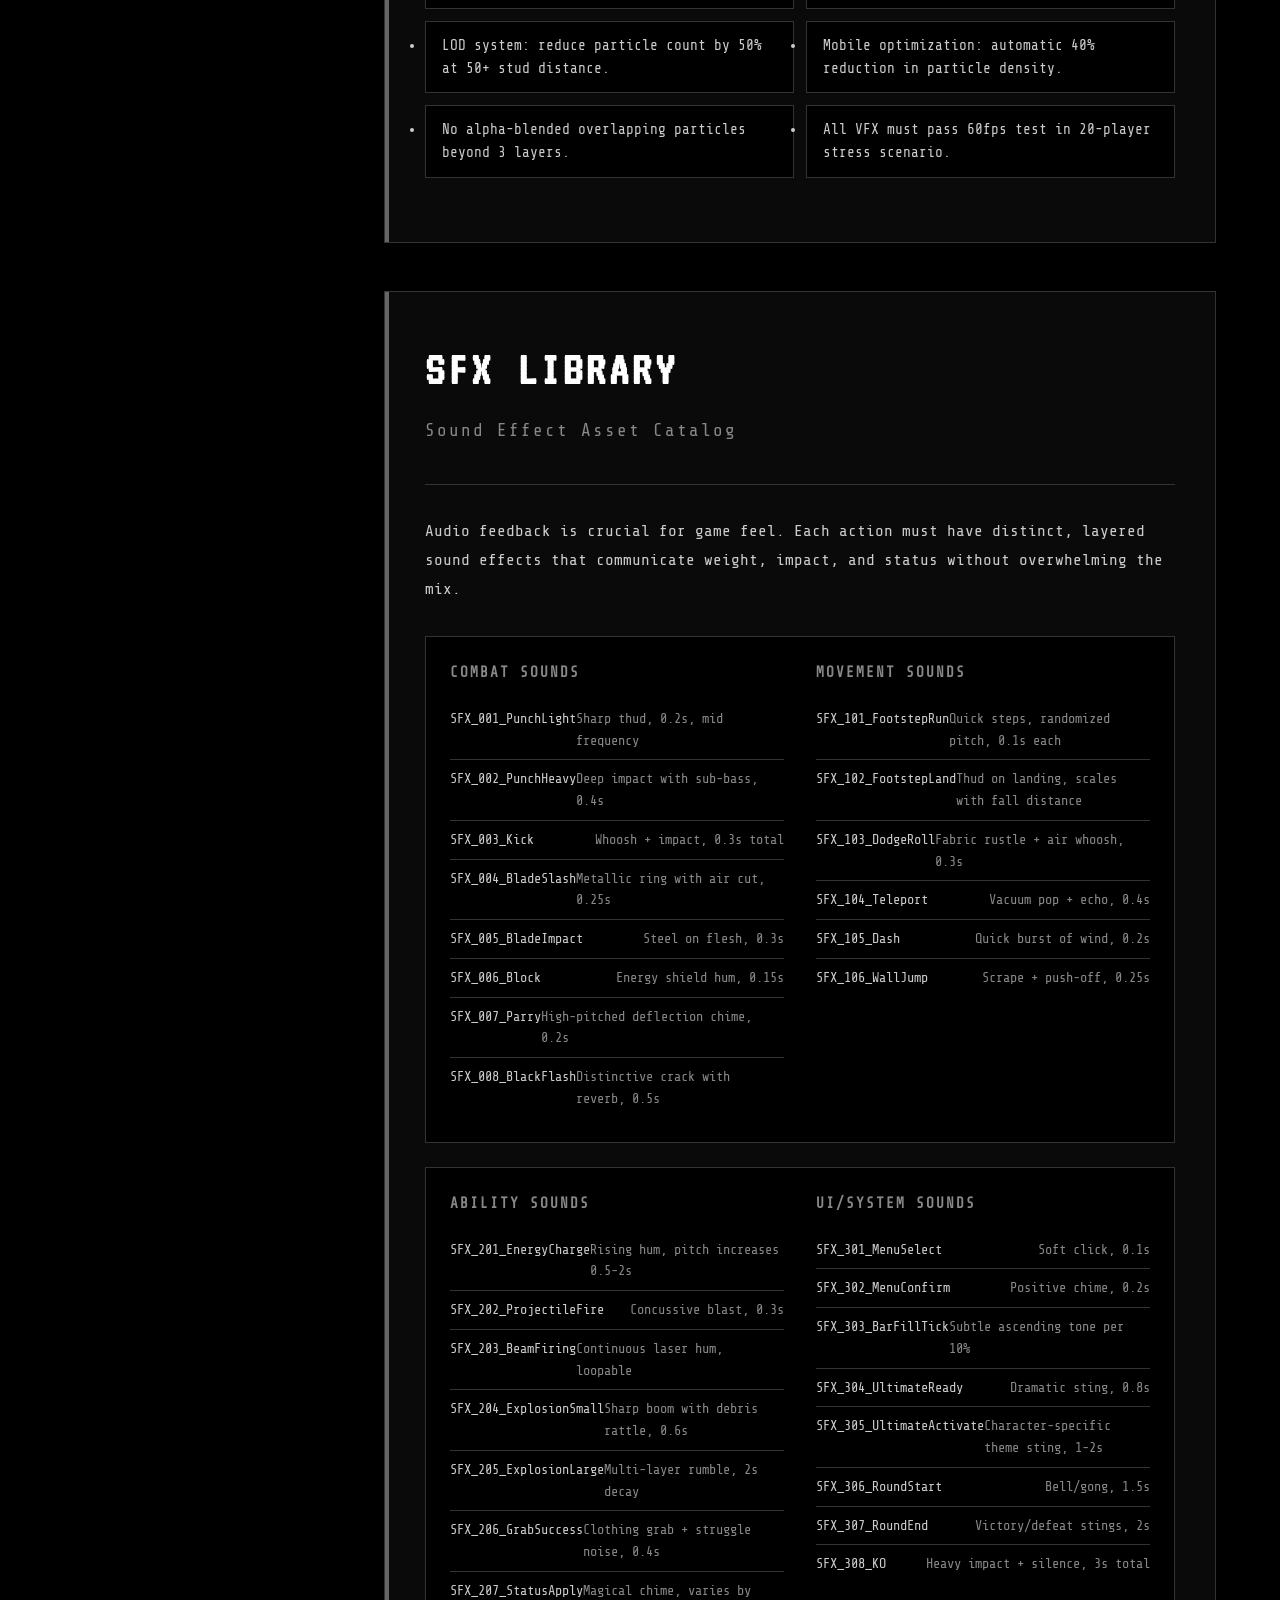
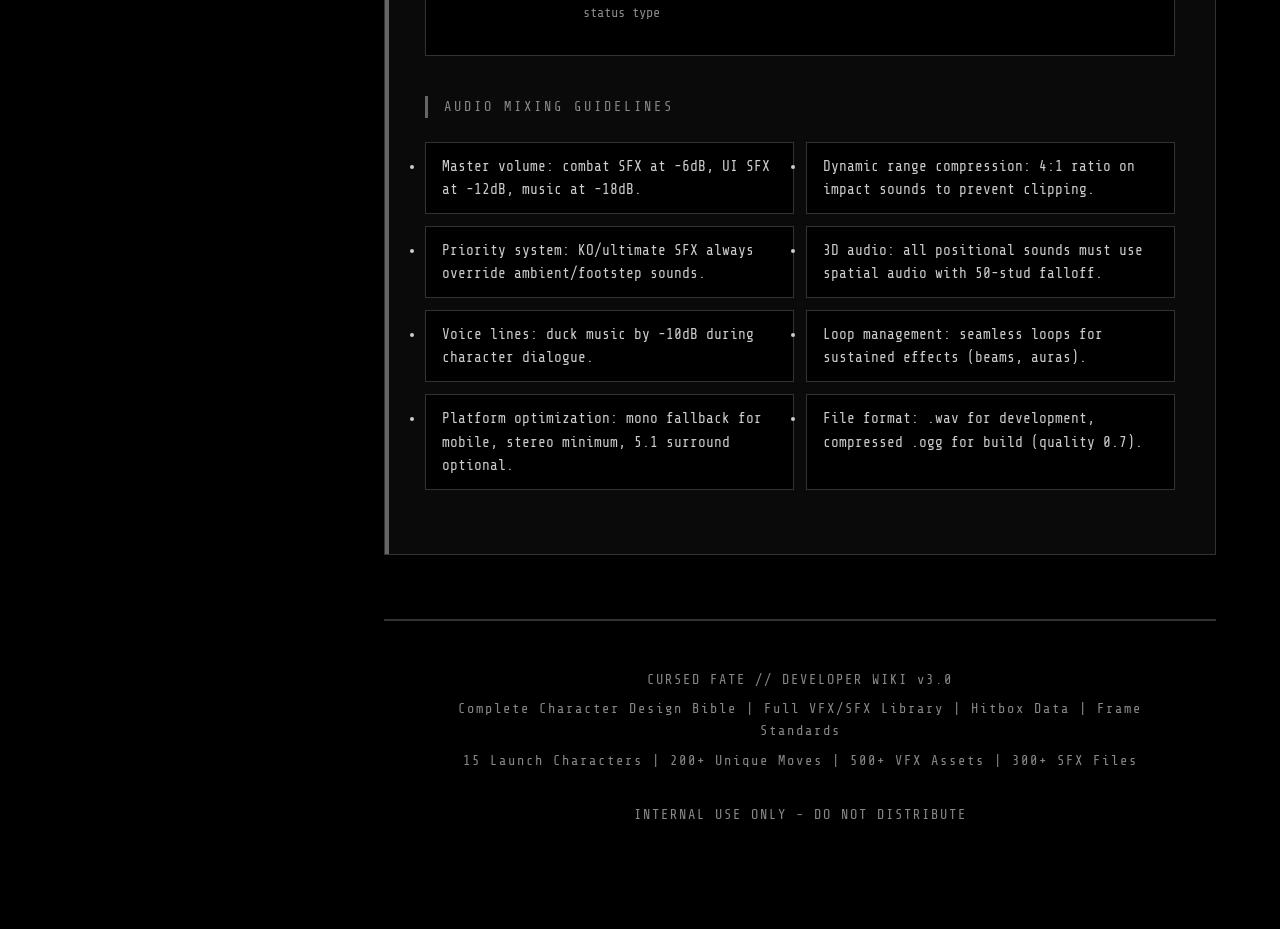
<file: cursed-fate-wiki/index.html>
<!DOCTYPE html>
<html lang="en">
<head>
    <meta charset="UTF-8">
    <meta name="viewport" content="width=device-width, initial-scale=1.0">
    <title>CURSED FATE // Developer Wiki</title>
    <style>
        /* ============================================
           CURSED FATE - DEVELOPER WIKI
           Black & White Aesthetic | Typewriter Font
           ============================================ */
        
        @import url('https://fonts.googleapis.com/css2?family=Share+Tech+Mono&family=VT323&display=swap');
        
        :root {
            --bg-primary: #000000;
            --bg-secondary: #0a0a0a;
            --bg-tertiary: #141414;
            --text-primary: #ffffff;
            --text-secondary: #cccccc;
            --text-muted: #888888;
            --border-color: #333333;
            --border-highlight: #666666;
            --accent-glow: rgba(255, 255, 255, 0.1);
            --scanline-color: rgba(255, 255, 255, 0.03);
        }
        
        * {
            margin: 0;
            padding: 0;
            box-sizing: border-box;
        }
        
        html {
            scroll-behavior: smooth;
        }
        
        body {
            font-family: 'Share Tech Mono', 'Courier New', monospace;
            background-color: var(--bg-primary);
            color: var(--text-primary);
            line-height: 1.6;
            overflow-x: hidden;
            position: relative;
        }
        
        /* Scanline Effect */
        body::before {
            content: '';
            position: fixed;
            top: 0;
            left: 0;
            width: 100%;
            height: 100%;
            background: repeating-linear-gradient(
                0deg,
                transparent,
                transparent 2px,
                var(--scanline-color) 2px,
                var(--scanline-color) 4px
            );
            pointer-events: none;
            z-index: 9999;
            opacity: 0.5;
        }
        
        /* CRT Flicker */
        @keyframes flicker {
            0% { opacity: 0.97; }
            50% { opacity: 1; }
            100% { opacity: 0.98; }
        }
        
        .crt-container {
            animation: flicker 0.15s infinite;
        }
        
        /* Layout */
        .wiki-wrapper {
            display: flex;
            min-height: 100vh;
        }
        
        /* Sidebar Navigation */
        .sidebar {
            width: 320px;
            background: var(--bg-secondary);
            border-right: 1px solid var(--border-color);
            position: fixed;
            top: 0;
            left: 0;
            height: 100vh;
            overflow-y: auto;
            padding: 2rem 1.5rem;
            z-index: 1000;
        }
        
        .sidebar::-webkit-scrollbar {
            width: 6px;
        }
        
        .sidebar::-webkit-scrollbar-track {
            background: var(--bg-primary);
        }
        
        .sidebar::-webkit-scrollbar-thumb {
            background: var(--border-highlight);
        }
        
        .logo-section {
            text-align: center;
            margin-bottom: 2.5rem;
            padding-bottom: 1.5rem;
            border-bottom: 2px solid var(--border-color);
        }
        
        .logo-title {
            font-family: 'VT323', monospace;
            font-size: 2.8rem;
            letter-spacing: 4px;
            text-transform: uppercase;
            margin-bottom: 0.5rem;
            text-shadow: 0 0 10px var(--accent-glow);
        }
        
        .logo-subtitle {
            font-size: 0.85rem;
            color: var(--text-muted);
            letter-spacing: 2px;
        }
        
        .version-badge {
            display: inline-block;
            background: var(--bg-tertiary);
            border: 1px solid var(--border-highlight);
            padding: 0.25rem 0.75rem;
            font-size: 0.75rem;
            margin-top: 0.75rem;
            letter-spacing: 1px;
        }
        
        /* Search */
        .search-container {
            margin-bottom: 2rem;
        }
        
        .search-input {
            width: 100%;
            background: var(--bg-primary);
            border: 1px solid var(--border-color);
            color: var(--text-primary);
            padding: 0.75rem 1rem;
            font-family: inherit;
            font-size: 0.9rem;
            transition: all 0.3s ease;
        }
        
        .search-input:focus {
            outline: none;
            border-color: var(--border-highlight);
            box-shadow: 0 0 15px var(--accent-glow);
        }
        
        .search-input::placeholder {
            color: var(--text-muted);
        }
        
        /* Nav Sections */
        .nav-section {
            margin-bottom: 2rem;
        }
        
        .nav-section-title {
            font-size: 0.75rem;
            text-transform: uppercase;
            letter-spacing: 2px;
            color: var(--text-muted);
            margin-bottom: 1rem;
            padding-left: 0.5rem;
            border-left: 2px solid var(--border-color);
        }
        
        .nav-list {
            list-style: none;
        }
        
        .nav-item {
            margin-bottom: 0.5rem;
        }
        
        .nav-link {
            display: block;
            color: var(--text-secondary);
            text-decoration: none;
            padding: 0.6rem 0.75rem;
            font-size: 0.9rem;
            border-left: 2px solid transparent;
            transition: all 0.3s ease;
            cursor: pointer;
        }
        
        .nav-link:hover {
            background: var(--bg-tertiary);
            border-left-color: var(--border-highlight);
            color: var(--text-primary);
        }
        
        .nav-link.active {
            background: var(--bg-tertiary);
            border-left-color: var(--text-primary);
            color: var(--text-primary);
        }
        
        .nav-sublist {
            list-style: none;
            margin-left: 1rem;
            margin-top: 0.5rem;
        }
        
        .nav-subitem {
            margin-bottom: 0.25rem;
        }
        
        .nav-sublink {
            display: block;
            color: var(--text-muted);
            text-decoration: none;
            padding: 0.4rem 0.6rem;
            font-size: 0.8rem;
            transition: all 0.3s ease;
        }
        
        .nav-sublink:hover {
            color: var(--text-secondary);
        }
        
        /* Main Content */
        .main-content {
            margin-left: 320px;
            flex: 1;
            padding: 3rem 4rem;
            max-width: 1400px;
        }
        
        /* Hero Section */
        .hero-section {
            background: var(--bg-secondary);
            border: 1px solid var(--border-color);
            padding: 4rem;
            margin-bottom: 3rem;
            position: relative;
            overflow: hidden;
        }
        
        .hero-section::after {
            content: '';
            position: absolute;
            top: -50%;
            right: -50%;
            width: 100%;
            height: 100%;
            background: radial-gradient(circle, var(--accent-glow) 0%, transparent 70%);
            pointer-events: none;
        }
        
        .hero-title {
            font-family: 'VT323', monospace;
            font-size: 4rem;
            text-transform: uppercase;
            letter-spacing: 8px;
            margin-bottom: 1rem;
            position: relative;
        }
        
        .hero-tagline {
            font-size: 1.2rem;
            color: var(--text-muted);
            margin-bottom: 2rem;
            max-width: 800px;
        }
        
        .hero-stats {
            display: grid;
            grid-template-columns: repeat(auto-fit, minmax(200px, 1fr));
            gap: 1.5rem;
            margin-top: 2rem;
        }
        
        .stat-box {
            background: var(--bg-primary);
            border: 1px solid var(--border-color);
            padding: 1.5rem;
            text-align: center;
        }
        
        .stat-number {
            font-family: 'VT323', monospace;
            font-size: 2.5rem;
            display: block;
            margin-bottom: 0.5rem;
        }
        
        .stat-label {
            font-size: 0.8rem;
            color: var(--text-muted);
            text-transform: uppercase;
            letter-spacing: 1px;
        }
        
        /* Character Sections */
        .char-section {
            background: var(--bg-secondary);
            border: 1px solid var(--border-color);
            margin-bottom: 3rem;
            padding: 2.5rem;
            position: relative;
        }
        
        .char-section::before {
            content: '';
            position: absolute;
            top: 0;
            left: 0;
            width: 4px;
            height: 100%;
            background: var(--border-highlight);
        }
        
        .char-header {
            margin-bottom: 2rem;
            padding-bottom: 1.5rem;
            border-bottom: 1px solid var(--border-color);
        }
        
        .char-name {
            font-family: 'VT323', monospace;
            font-size: 3rem;
            text-transform: uppercase;
            letter-spacing: 4px;
            margin-bottom: 0.5rem;
        }
        
        .char-title {
            font-size: 1.1rem;
            color: var(--text-muted);
            margin-bottom: 1rem;
            letter-spacing: 2px;
        }
        
        .char-meta {
            display: flex;
            gap: 1.5rem;
            flex-wrap: wrap;
            margin-bottom: 1rem;
        }
        
        .char-meta span {
            background: var(--bg-tertiary);
            padding: 0.4rem 1rem;
            font-size: 0.85rem;
            border: 1px solid var(--border-color);
        }
        
        .tier-s { border-color: #ffffff !important; }
        .tier-a { border-color: #cccccc !important; }
        .tier-b { border-color: #999999 !important; }
        
        .tagline {
            font-style: italic;
            color: var(--text-secondary);
            font-size: 1rem;
            margin-bottom: 1.5rem;
        }
        
        .description {
            color: var(--text-secondary);
            margin-bottom: 2rem;
            line-height: 1.8;
        }
        
        /* Section Labels */
        .section-label {
            font-size: 0.85rem;
            text-transform: uppercase;
            letter-spacing: 3px;
            color: var(--text-muted);
            margin: 2.5rem 0 1rem 0;
            padding-left: 1rem;
            border-left: 3px solid var(--border-highlight);
        }
        
        /* Tables */
        .moves-table {
            width: 100%;
            border-collapse: collapse;
            margin: 1.5rem 0;
            font-size: 0.9rem;
        }
        
        .moves-table thead {
            background: var(--bg-tertiary);
        }
        
        .moves-table th {
            padding: 1rem;
            text-align: left;
            font-weight: normal;
            text-transform: uppercase;
            letter-spacing: 1px;
            font-size: 0.8rem;
            color: var(--text-muted);
            border-bottom: 2px solid var(--border-color);
        }
        
        .moves-table td {
            padding: 1rem;
            border-bottom: 1px solid var(--border-color);
            vertical-align: top;
        }
        
        .moves-table tbody tr:hover {
            background: var(--bg-tertiary);
        }
        
        .input-col {
            width: 80px;
            font-family: 'VT323', monospace;
            font-size: 1.2rem;
            color: var(--text-primary);
        }
        
        .name-col {
            font-weight: bold;
            color: var(--text-primary);
            width: 200px;
        }
        
        .block-col {
            width: 100px;
        }
        
        .block-col strong {
            color: #ff6b6b;
        }
        
        .notes-col {
            color: var(--text-secondary);
            font-size: 0.85rem;
        }
        
        /* Ultimate Box */
        .ult-box {
            background: var(--bg-primary);
            border: 2px solid var(--border-highlight);
            padding: 2rem;
            margin: 1.5rem 0;
        }
        
        .ult-name {
            font-family: 'VT323', monospace;
            font-size: 2rem;
            text-transform: uppercase;
            letter-spacing: 3px;
            margin-bottom: 1rem;
            text-align: center;
        }
        
        .ult-voiceline {
            font-style: italic;
            color: var(--text-muted);
            text-align: center;
            margin-bottom: 2rem;
            padding: 1rem;
            border-top: 1px solid var(--border-color);
            border-bottom: 1px solid var(--border-color);
        }
        
        .ult-detail {
            margin-bottom: 1.5rem;
        }
        
        .ult-detail-label {
            font-size: 0.85rem;
            text-transform: uppercase;
            letter-spacing: 2px;
            color: var(--text-muted);
            margin-bottom: 0.75rem;
        }
        
        .ult-detail-text {
            color: var(--text-secondary);
            line-height: 1.8;
        }
        
        .ult-detail-text ul {
            margin-left: 1.5rem;
        }
        
        .ult-detail-text li {
            margin-bottom: 0.5rem;
        }
        
        /* Bars Grid */
        .bars-grid {
            display: grid;
            grid-template-columns: repeat(auto-fit, minmax(280px, 1fr));
            gap: 1.5rem;
            margin: 1.5rem 0;
        }
        
        .bar-cell {
            background: var(--bg-primary);
            border: 1px solid var(--border-color);
            padding: 1.5rem;
        }
        
        .bar-label {
            font-size: 1rem;
            text-transform: uppercase;
            letter-spacing: 2px;
            margin-bottom: 1rem;
            padding-bottom: 0.75rem;
            border-bottom: 1px solid var(--border-color);
        }
        
        .bar-detail {
            color: var(--text-secondary);
            font-size: 0.9rem;
            line-height: 1.8;
        }
        
        .bar-detail ul {
            margin-left: 1.5rem;
        }
        
        .bar-detail li {
            margin-bottom: 0.5rem;
        }
        
        /* Safeguards List */
        .safeguards-list {
            display: grid;
            grid-template-columns: repeat(auto-fit, minmax(300px, 1fr));
            gap: 0.75rem;
            margin: 1.5rem 0;
        }
        
        .safeguards-list li {
            background: var(--bg-primary);
            border: 1px solid var(--border-color);
            padding: 0.75rem 1rem;
            font-size: 0.9rem;
            color: var(--text-secondary);
        }
        
        /* Counterplay Grid */
        .counterplay-grid {
            display: grid;
            grid-template-columns: repeat(auto-fit, minmax(250px, 1fr));
            gap: 1.5rem;
            margin: 1.5rem 0;
        }
        
        .counterplay-cell {
            background: var(--bg-primary);
            border: 1px solid var(--border-color);
            padding: 1.5rem;
        }
        
        .counterplay-phase {
            font-size: 0.9rem;
            text-transform: uppercase;
            letter-spacing: 2px;
            margin-bottom: 1rem;
            padding-bottom: 0.75rem;
            border-bottom: 1px solid var(--border-color);
            color: var(--text-muted);
        }
        
        .counterplay-methods {
            color: var(--text-secondary);
            font-size: 0.9rem;
            line-height: 1.8;
        }
        
        .counterplay-methods li {
            margin-bottom: 0.5rem;
            margin-left: 1.5rem;
        }
        
        /* VFX/SFX Specification Box */
        .vfx-sfx-spec {
            background: var(--bg-primary);
            border: 1px solid var(--border-color);
            padding: 1.5rem;
            margin: 1.5rem 0;
        }
        
        .spec-grid {
            display: grid;
            grid-template-columns: 1fr 1fr;
            gap: 2rem;
        }
        
        .spec-column h4 {
            font-size: 0.9rem;
            text-transform: uppercase;
            letter-spacing: 2px;
            margin-bottom: 1rem;
            color: var(--text-muted);
        }
        
        .spec-item {
            display: flex;
            justify-content: space-between;
            padding: 0.5rem 0;
            border-bottom: 1px solid var(--border-color);
            font-size: 0.85rem;
        }
        
        .spec-item:last-child {
            border-bottom: none;
        }
        
        .spec-name {
            color: var(--text-secondary);
        }
        
        .spec-detail {
            color: var(--text-muted);
        }
        
        /* Hitbox Data */
        .hitbox-data {
            background: var(--bg-primary);
            border: 1px solid var(--border-color);
            padding: 1.5rem;
            margin: 1.5rem 0;
            overflow-x: auto;
        }
        
        .hitbox-table {
            width: 100%;
            border-collapse: collapse;
            font-size: 0.85rem;
        }
        
        .hitbox-table th,
        .hitbox-table td {
            padding: 0.75rem;
            text-align: center;
            border: 1px solid var(--border-color);
        }
        
        .hitbox-table th {
            background: var(--bg-tertiary);
            text-transform: uppercase;
            font-size: 0.75rem;
            letter-spacing: 1px;
            color: var(--text-muted);
        }
        
        .hitbox-table td {
            color: var(--text-secondary);
        }
        
        /* Dev Notes */
        .dev-notes {
            background: var(--bg-tertiary);
            border-left: 4px solid var(--border-highlight);
            padding: 1.5rem;
            margin: 2rem 0;
        }
        
        .dev-notes-title {
            font-size: 0.9rem;
            text-transform: uppercase;
            letter-spacing: 2px;
            color: var(--text-muted);
            margin-bottom: 1rem;
        }
        
        .dev-notes-content {
            color: var(--text-secondary);
            line-height: 1.8;
            font-size: 0.9rem;
        }
        
        .dev-notes-content ul {
            margin-left: 1.5rem;
        }
        
        .dev-notes-content li {
            margin-bottom: 0.5rem;
        }
        
        /* Footer */
        .page-footer {
            text-align: center;
            padding: 3rem;
            margin-top: 4rem;
            border-top: 2px solid var(--border-color);
            color: var(--text-muted);
            font-size: 0.85rem;
            letter-spacing: 2px;
        }
        
        .footer-line {
            margin-bottom: 0.5rem;
        }
        
        /* Responsive */
        @media (max-width: 1200px) {
            .sidebar {
                width: 280px;
            }
            .main-content {
                margin-left: 280px;
                padding: 2rem;
            }
        }
        
        @media (max-width: 900px) {
            .sidebar {
                transform: translateX(-100%);
                transition: transform 0.3s ease;
            }
            .sidebar.open {
                transform: translateX(0);
            }
            .main-content {
                margin-left: 0;
            }
            .mobile-toggle {
                display: block;
                position: fixed;
                top: 1rem;
                left: 1rem;
                z-index: 1001;
                background: var(--bg-secondary);
                border: 1px solid var(--border-color);
                color: var(--text-primary);
                padding: 0.75rem;
                cursor: pointer;
            }
        }
        
        /* Animations */
        @keyframes fadeIn {
            from { opacity: 0; transform: translateY(20px); }
            to { opacity: 1; transform: translateY(0); }
        }
        
        .char-section {
            animation: fadeIn 0.6s ease forwards;
        }
        
        /* Code blocks */
        .code-block {
            background: var(--bg-primary);
            border: 1px solid var(--border-color);
            padding: 1.5rem;
            margin: 1.5rem 0;
            overflow-x: auto;
            font-family: 'Share Tech Mono', monospace;
            font-size: 0.85rem;
            color: var(--text-secondary);
        }
        
        /* Tooltip styles */
        .tooltip {
            position: relative;
            cursor: help;
            border-bottom: 1px dotted var(--border-highlight);
        }
        
        .tooltip::after {
            content: attr(data-tip);
            position: absolute;
            bottom: 100%;
            left: 50%;
            transform: translateX(-50%);
            background: var(--bg-tertiary);
            border: 1px solid var(--border-highlight);
            padding: 0.5rem 1rem;
            font-size: 0.8rem;
            white-space: nowrap;
            opacity: 0;
            pointer-events: none;
            transition: opacity 0.3s ease;
        }
        
        .tooltip:hover::after {
            opacity: 1;
        }
    </style>
</head>
<body class="crt-container">
    <div class="wiki-wrapper">
        <!-- Sidebar -->
        <aside class="sidebar" id="sidebar">
            <div class="logo-section">
                <h1 class="logo-title">Cursed Fate</h1>
                <p class="logo-subtitle">Developer Documentation Wiki</p>
                <span class="version-badge">v3.0 // BUILD ALPHA</span>
            </div>
            
            <div class="search-container">
                <input type="text" class="search-input" id="searchInput" placeholder="Search characters, moves, mechanics...">
            </div>
            
            <nav class="nav-section">
                <div class="nav-section-title">Core Systems</div>
                <ul class="nav-list">
                    <li class="nav-item"><a href="#combat-system" class="nav-link">Combat System</a></li>
                    <li class="nav-item"><a href="#resource-bars" class="nav-link">Three Bar System</a></li>
                    <li class="nav-item"><a href="#frame-data" class="nav-link">Frame Data Standards</a></li>
                    <li class="nav-item"><a href="#hitbox-guide" class="nav-link">Hitbox Guidelines</a></li>
                    <li class="nav-item"><a href="#vfx-specs" class="nav-link">VFX Specifications</a></li>
                    <li class="nav-item"><a href="#sfx-library" class="nav-link">SFX Library</a></li>
                </ul>
            </nav>
            
            <nav class="nav-section">
                <div class="nav-section-title">S-Tier Characters</div>
                <ul class="nav-list">
                    <li class="nav-item"><a href="#gojo" class="nav-link">Gojo Satoru</a>
                        <ul class="nav-sublist">
                            <li class="nav-subitem"><a href="#gojo-passive" class="nav-sublink">Passive: Infinity</a></li>
                            <li class="nav-subitem"><a href="#gojo-moves" class="nav-sublink">Base Moves</a></li>
                            <li class="nav-subitem"><a href="#gojo-ult" class="nav-sublink">Unlimited Void</a></li>
                        </ul>
                    </li>
                    <li class="nav-item"><a href="#yuji-sukuna" class="nav-link">Yuji / Sukuna</a>
                        <ul class="nav-sublist">
                            <li class="nav-subitem"><a href="#yuji-base" class="nav-sublink">Yuji Mode</a></li>
                            <li class="nav-subitem"><a href="#sukuna-base" class="nav-sublink">Sukuna Mode</a></li>
                            <li class="nav-subitem"><a href="#sukuna-ult" class="nav-sublink">Malevolent Shrine</a></li>
                        </ul>
                    </li>
                    <li class="nav-item"><a href="#mahito" class="nav-link">Mahito</a>
                        <ul class="nav-sublist">
                            <li class="nav-subitem"><a href="#mahito-stances" class="nav-sublink">Stance System</a></li>
                            <li class="nav-subitem"><a href="#mahito-moves" class="nav-sublink">Base Moves</a></li>
                            <li class="nav-subitem"><a href="#mahito-ult" class="nav-sublink">True Form</a></li>
                        </ul>
                    </li>
                    <li class="nav-item"><a href="#nanami" class="nav-link">Nanami Kento</a>
                        <ul class="nav-sublist">
                            <li class="nav-subitem"><a href="#nanami-ratio" class="nav-sublink">Ratio Technique</a></li>
                            <li class="nav-subitem"><a href="#nanami-moves" class="nav-sublink">Base Moves</a></li>
                            <li class="nav-subitem"><a href="#nanami-overtime" class="nav-sublink">Overtime Mode</a></li>
                        </ul>
                    </li>
                </ul>
            </nav>
            
            <nav class="nav-section">
                <div class="nav-section-title">A-Tier Characters</div>
                <ul class="nav-list">
                    <li class="nav-item"><a href="#megumi" class="nav-link">Megumi Fushiguro</a></li>
                    <li class="nav-item"><a href="#maki" class="nav-link">Maki Zenin</a></li>
                    <li class="nav-item"><a href="#todo" class="nav-link">Aoi Todo</a></li>
                    <li class="nav-item"><a href="#hakari" class="nav-link">Kinji Hakari</a></li>
                    <li class="nav-item"><a href="#yuta" class="nav-link">Yuta Okkotsu</a></li>
                    <li class="nav-item"><a href="#kashimo" class="nav-link">Kashimo Hajime</a></li>
                    <li class="nav-item"><a href="#choso" class="nav-link">Choso</a></li>
                </ul>
            </nav>
            
            <nav class="nav-section">
                <div class="nav-section-title">B-Tier Characters</div>
                <ul class="nav-list">
                    <li class="nav-item"><a href="#mechamaru" class="nav-link">Mechamaru</a></li>
                    <li class="nav-item"><a href="#miwa" class="nav-link">Miwa Kasumi</a></li>
                    <li class="nav-item"><a href="#inokuma" class="nav-link">Ino Takuma</a></li>
                    <li class="nav-item"><a href="#uiui" class="nav-link">Ui Ui</a></li>
                    <li class="nav-item"><a href="#momo" class="nav-link">Momo Nishimiya</a></li>
                </ul>
            </nav>
            
            <nav class="nav-section">
                <div class="nav-section-title">Development</div>
                <ul class="nav-list">
                    <li class="nav-item"><a href="#balance-philosophy" class="nav-link">Balance Philosophy</a></li>
                    <li class="nav-item"><a href="#optimization" class="nav-link">Performance Optimization</a></li>
                    <li class="nav-item"><a href="#netcode" class="nav-link">Netcode Standards</a></li>
                    <li class="nav-item"><a href="#testing-procedures" class="nav-link">Testing Procedures</a></li>
                </ul>
            </nav>
        </aside>
        
        <!-- Main Content -->
        <main class="main-content">
            <!-- Hero Section -->
            <section class="hero-section">
                <h1 class="hero-title">Cursed Fate</h1>
                <p class="hero-tagline">
                    Comprehensive Developer Documentation for the Next Generation Jujutsu Kaisen Fighting Game.
                    This wiki contains exhaustive technical specifications for all character mechanics, 
                    visual effects, sound design, hitbox data, frame information, and balance safeguards.
                </p>
                
                <div class="hero-stats">
                    <div class="stat-box">
                        <span class="stat-number">15</span>
                        <span class="stat-label">Launch Characters</span>
                    </div>
                    <div class="stat-box">
                        <span class="stat-number">4</span>
                        <span class="stat-label">S-Tier Kits</span>
                    </div>
                    <div class="stat-box">
                        <span class="stat-number">200+</span>
                        <span class="stat-label">Unique Moves</span>
                    </div>
                    <div class="stat-box">
                        <span class="stat-number">500+</span>
                        <span class="stat-label">VFX Assets</span>
                    </div>
                    <div class="stat-box">
                        <span class="stat-number">300+</span>
                        <span class="stat-label">SFX Files</span>
                    </div>
                    <div class="stat-box">
                        <span class="stat-number">60fps</span>
                        <span class="stat-label">Target Frame Rate</span>
                    </div>
                </div>
            </section>
            
            <!-- Combat System -->
            <section class="char-section" id="combat-system">
                <div class="char-header">
                    <h2 class="char-name">Combat System Overview</h2>
                    <div class="char-title">Core Fighting Mechanics</div>
                </div>
                
                <p class="description">
                    Cursed Fate implements a precision-based combat system designed to eliminate RNG frustration 
                    while maintaining high skill ceilings. Every interaction is deterministic, readable, and counterable.
                </p>
                
                <div class="section-label">Fundamental Mechanics</div>
                <table class="moves-table">
                    <thead>
                        <tr>
                            <th>Mechanic</th>
                            <th>Description</th>
                            <th>Frame Window</th>
                            <th>Dev Notes</th>
                        </tr>
                    </thead>
                    <tbody>
                        <tr>
                            <td class="name-col">Basic Attack (M1)</td>
                            <td>Standard melee combo string. 4-hit chain with diminishing returns on hitstun.</td>
                            <td>12f startup, 8f recovery</td>
                            <td class="notes-col">4th hit = soft knockdown. Cannot be canceled into specials after 3rd hit.</td>
                        </tr>
                        <tr>
                            <td class="name-col">Block</td>
                            <td>Universal defensive option. Reduces damage by 70% but builds chip damage.</td>
                            <td>3f startup, 5f recovery on release</td>
                            <td class="notes-col">Guard break at 100% chip bar. Unblockable attacks bypass entirely.</td>
                        </tr>
                        <tr>
                            <td class="name-col">Dodge/Evasive</td>
                            <td>Spend Evasive Bar for i-frame dodge roll.</td>
                            <td>8f total duration, 4f i-frames</td>
                            <td class="notes-col">3 charges, 15s recharge per charge. Directional input affects roll distance.</td>
                        </tr>
                        <tr>
                            <td class="name-col">Parry</td>
                            <td>Frame-perfect deflect. Returns opponent to neutral state.</td>
                            <td>2f active window</td>
                            <td class="notes-col">Only works on melee attacks. Whiff punishes severely. High risk/reward.</td>
                        </tr>
                        <tr>
                            <td class="name-col">Grab/Throw</td>
                            <td>Command grab that bypasses blocking.</td>
                            <td>5f startup, 20f recovery</td>
                            <td class="notes-col">Can be tech'd within 10f. Air throws available for specific characters.</td>
                        </tr>
                        <tr>
                            <td class="name-col">Black Flash</td>
                            <td>Critical hit mechanic on perfectly timed strikes.</td>
                            <td>3-5f timing window</td>
                            <td class="notes-col">1.5x damage multiplier. Distinct VFX/SFX. Cannot be buffered.</td>
                        </tr>
                    </tbody>
                </table>
                
                <div class="dev-notes">
                    <div class="dev-notes-title">Developer Implementation Notes</div>
                    <div class="dev-notes-content">
                        <ul>
                            <li><strong>Hitstop:</strong> Apply 8f hitstop on all successful hits for weight feel. 12f on Black Flash.</li>
                            <li><strong>Pushback:</strong> Scaling pushback on combo strings prevents infinite combos without resource investment.</li>
                            <li><strong>Damage Fall-off:</strong> All moves deal 80% damage after 3rd hit in a combo sequence.</li>
                            <li><strong>Stun Decay:</strong> Stun buildup decays at 2% per second when not taking damage.</li>
                            <li><strong>Recovery Cancels:</strong> Only special moves can cancel basic attack recovery frames. Ultimates can cancel anything.</li>
                        </ul>
                    </div>
                </div>
            </section>
            
            <!-- Three Bar System -->
            <section class="char-section" id="resource-bars">
                <div class="char-header">
                    <h2 class="char-name">Three Bar System</h2>
                    <div class="char-title">Resource Management Framework</div>
                </div>
                
                <p class="description">
                    Every character operates on three distinct resource bars that create strategic depth 
                    and prevent spam-heavy gameplay. Each bar serves a unique purpose and regenerates differently.
                </p>
                
                <div class="bars-grid">
                    <div class="bar-cell">
                        <div class="bar-label">Ultimate Bar</div>
                        <ul class="bar-detail">
                            <li><strong>Capacity:</strong> 100% (fills through damage dealt/taken, time survival)</li>
                            <li><strong>Fill Rate:</strong> 0.5% per second passive, 2% per 10 damage dealt, 1% per 15 damage taken</li>
                            <li><strong>Usage:</strong> Activates character-specific ultimate ability</li>
                            <li><strong>Duration:</strong> Typically 90-150 seconds depending on character</li>
                            <li><strong>Burnout:</strong> 15-second cooldown post-ultimate where bar cannot fill</li>
                            <li><strong>VFX:</strong> Bar glows white when &gt;80%, pulses at 100%</li>
                            <li><strong>SFX:</strong> Rising hum as bar fills, sharp chime at full</li>
                        </ul>
                    </div>
                    
                    <div class="bar-cell">
                        <div class="bar-label">Evasive Bar</div>
                        <ul class="bar-detail">
                            <li><strong>Capacity:</strong> 3 charges</li>
                            <li><strong>Recharge:</strong> 15 seconds per charge (sequential, not parallel)</li>
                            <li><strong>Usage:</strong> Dodge rolls, emergency escapes, certain movement options</li>
                            <li><strong>Depletion:</strong> Instant on use</li>
                            <li><strong>VFX:</strong> Individual pips fade as charges used, refill animation per charge</li>
                            <li><strong>SFX:</strong> Soft click on use, ascending tones on recharge complete</li>
                            <li><strong>Strategic Note:</strong> Running dry leaves player vulnerable to pressure</li>
                        </ul>
                    </div>
                    
                    <div class="bar-cell">
                        <div class="bar-label">Technique Bar (R-Skill)</div>
                        <ul class="bar-detail">
                            <li><strong>Capacity:</strong> Character-dependent (some have CD, some have charges)</li>
                            <li><strong>Cooldown Types:</strong> Fixed CD (4-8s), Charge-based (2-3 stacks), Conditional (reset on success)</li>
                            <li><strong>Usage:</strong> Signature techniques, stance changes, unique mechanics</li>
                            <li><strong>VFX:</strong> Bar depletes on use, refills based on cooldown type</li>
                            <li><strong>SFX:</strong> Unique per character, typically elemental or technique-specific</li>
                            <li><strong>Balance:</strong> Primary tool for neutral game control</li>
                        </ul>
                    </div>
                </div>
                
                <div class="dev-notes">
                    <div class="dev-notes-title">Resource Balance Philosophy</div>
                    <div class="dev-notes-content">
                        <ul>
                            <li>Never allow all three bars to synergize into an "unstoppable" state simultaneously.</li>
                            <li>Ultimate should feel impactful but not automatically win-neutral.</li>
                            <li>Evasive bar must be scarce enough to matter but frequent enough to not feel oppressive.</li>
                            <li>Technique bar defines character identity—make it spammable only if low-impact.</li>
                            <li>Visual clarity is paramount: players must always know their resource state at a glance.</li>
                        </ul>
                    </div>
                </div>
            </section>
            
            <!-- Frame Data Standards -->
            <section class="char-section" id="frame-data">
                <div class="char-header">
                    <h2 class="char-name">Frame Data Standards</h2>
                    <div class="char-title">Technical Timing Reference</div>
                </div>
                
                <div class="hitbox-data">
                    <table class="hitbox-table">
                        <thead>
                            <tr>
                                <th>Move Type</th>
                                <th>Startup (f)</th>
                                <th>Active (f)</th>
                                <th>Recovery (f)</th>
                                <th>Total (f)</th>
                                <th>On Block</th>
                                <th>On Hit</th>
                            </tr>
                        </thead>
                        <tbody>
                            <tr>
                                <td>Jab (M1)</td>
                                <td>10-12</td>
                                <td>4</td>
                                <td>15-18</td>
                                <td>29-34</td>
                                <td>-2 to -5</td>
                                <td>+3 to +6</td>
                            </tr>
                            <tr>
                                <td>Heavy Attack</td>
                                <td>18-25</td>
                                <td>6</td>
                                <td>25-35</td>
                                <td>49-66</td>
                                <td>-8 to -15</td>
                                <td>+8 to +15 (knockdown)</td>
                            </tr>
                            <tr>
                                <td>Special Move (Light)</td>
                                <td>12-16</td>
                                <td>8-12</td>
                                <td>20-25</td>
                                <td>40-53</td>
                                <td>-3 to -8</td>
                                <td>+5 to +10</td>
                            </tr>
                            <tr>
                                <td>Special Move (Heavy)</td>
                                <td>20-30</td>
                                <td>10-15</td>
                                <td>30-40</td>
                                <td>60-85</td>
                                <td>-10 to -20</td>
                                <td>Knockdown / Wall splat</td>
                            </tr>
                            <tr>
                                <td>Command Grab</td>
                                <td>5-8</td>
                                <td>10</td>
                                <td>20-30</td>
                                <td>35-48</td>
                                <td>N/A</td>
                                <td>+15 to +25</td>
                            </tr>
                            <tr>
                                <td>Counter/Parry</td>
                                <td>2-3</td>
                                <td>2-4</td>
                                <td>15-20</td>
                                <td>19-27</td>
                                <td>N/A</td>
                                <td>+20 (on successful parry)</td>
                            </tr>
                            <tr>
                                <td>Dodge Roll</td>
                                <td>3</td>
                                <td>8 (4 i-frame)</td>
                                <td>12</td>
                                <td>23</td>
                                <td>N/A</td>
                                <td>N/A</td>
                            </tr>
                            <tr>
                                <td>Ultimate Activation</td>
                                <td>15-30 (cutscene)</td>
                                <td>Varies</td>
                                <td>10-20</td>
                                <td>Varies</td>
                                <td>i-frame during activation</td>
                                <td>N/A</td>
                            </tr>
                        </tbody>
                    </table>
                </div>
                
                <div class="section-label">Frame Data Notation Guide</div>
                <p class="description">
                    <strong>Startup:</strong> Frames before first active frame. Lower = faster.<br>
                    <strong>Active:</strong> Frames where hitbox can connect. Multiple active windows possible.<br>
                    <strong>Recovery:</strong> Frames after last active frame before return to neutral.<br>
                    <strong>Total:</strong> Startup + Active + Recovery.<br>
                    <strong>On Block:</strong> Frame advantage/disadvantage when blocked. Negative = punishable.<br>
                    <strong>On Hit:</strong> Frame advantage on successful hit. Positive = can continue pressure.
                </p>
                
                <div class="dev-notes">
                    <div class="dev-notes-title">Critical Frame Data Rules</div>
                    <div class="dev-notes-content">
                        <ul>
                            <li>No move shall exceed 30f startup unless balanced by extreme range, damage, or utility.</li>
                            <li>Punishable moves (&lt;-10 on block) must provide clear telegraphing.</li>
                            <li>Safe moves (-5 or better) must have limited range or low damage.</li>
                            <li>All combos must have a hard ender by hit 6 unless ultimate is active.</li>
                            <li>True blockstrings cannot exceed 12 hits without spending resources.</li>
                            <li>Infinite combo prevention: all hitstun scales down 10% per consecutive hit.</li>
                        </ul>
                    </div>
                </div>
            </section>
            
            <!-- Hitbox Guidelines -->
            <section class="char-section" id="hitbox-guide">
                <div class="char-header">
                    <h2 class="char-name">Hitbox Guidelines</h2>
                    <div class="char-title">Collision Detection Standards</div>
                </div>
                
                <p class="description">
                    Consistent, readable hitboxes are essential for competitive integrity. All hitboxes must follow 
                    these specifications to ensure fair play and predictable interactions.
                </p>
                
                <div class="section-label">Hitbox Categories</div>
                <table class="moves-table">
                    <thead>
                        <tr>
                            <th>Type</th>
                            <th>Dimensions</th>
                            <th>Use Case</th>
                            <th>Visual Feedback</th>
                        </tr>
                    </thead>
                    <tbody>
                        <tr>
                            <td class="name-col">Melee Point</td>
                            <td>3-5 stud radius sphere</td>
                            <td>Fists, weapons, close-range strikes</td>
                            <td>White flash on contact, 8f hitstop</td>
                        </tr>
                        <tr>
                            <td class="name-col">Melee Arc</td>
                            <td>8-12 stud arc, 45-90° angle</td>
                            <td>Swinging weapons, wide slashes</td>
                            <td>Trail effect matching weapon color</td>
                        </tr>
                        <tr>
                            <td class="name-col">Projectile Small</td>
                            <td>2-3 stud sphere</td>
                            <td>Energy bolts, thrown objects</td>
                            <td>Glowing core with particle trail</td>
                        </tr>
                        <tr>
                            <td class="name-col">Projectile Large</td>
                            <td>5-8 stud sphere</td>
                            <td>Heavy projectiles, AoE blasts</td>
                            <td>Expanding ring on impact</td>
                        </tr>
                        <tr>
                            <td class="name-col">Beam Linear</td>
                            <td>2-4 stud width, up to 50 stud length</td>
                            <td>Laser attacks, energy beams</td>
                            <td>Continuous beam with pulse effect</td>
                        </tr>
                        <tr>
                            <td class="name-col">AoE Circle</td>
                            <td>10-25 stud radius</td>
                            <td>Ground slams, explosion zones</td>
                            <td>Expanding ripple from center</td>
                        </tr>
                        <tr>
                            <td class="name-col">AoE Cone</td>
                            <td>15-30 stud length, 60-120° angle</td>
                            <td>Forward cones, breath attacks</td>
                            <td>Fan-shaped particle burst</td>
                        </tr>
                        <tr>
                            <td class="name-col">Grab Zone</td>
                            <td>5-8 stud frontal hemisphere</td>
                            <td>Command grabs, throws</td>
                            <td>Hand/gesture indicator, red highlight on target</td>
                        </tr>
                        <tr>
                            <td class="name-col">Sure-Hit</td>
                            <td>Variable (bypasses traditional collision)</td>
                            <td>Domain expansions, guaranteed hits</td>
                            <td>Screen-wide effect, distinct color shift</td>
                        </tr>
                    </tbody>
                </table>
                
                <div class="section-label">Hitbox Implementation Rules</div>
                <ul class="safeguards-list">
                    <li>All hitboxes must have corresponding hurtboxes on character models (head, torso, limbs).</li>
                    <li>Hitbox duration must match stated active frames exactly—no hidden extensions.</li>
                    <li>Multi-hit moves must have minimum 3f gaps between hit activations.</li>
                    <li>Projectile hitboxes must persist for entire travel distance or have clear dissipation point.</li>
                    <li>AoE hitboxes must have visible ground indicators for 0.5s before activation.</li>
                    <li>Grab hitboxes cannot intersect with wall geometry—auto-fail if obstructed.</li>
                    <li>Hitbox size cannot scale with damage—what you see is what you get.</li>
                    <li>All hitboxes must be testable in dev mode with debug visualization toggle.</li>
                </ul>
                
                <div class="dev-notes">
                    <div class="dev-notes-title">Debug Tools for Hitbox Testing</div>
                    <div class="dev-notes-content">
                        <ul>
                            <li><strong>F1:</strong> Toggle hitbox visualization (green = active, red = hurtbox, yellow = projectile)</li>
                            <li><strong>F2:</strong> Show frame counter overlay</li>
                            <li><strong>F3:</strong> Display damage numbers with hitstun values</li>
                            <li><strong>F4:</strong> Slow-motion mode (0.25x, 0.5x, 0.75x toggles)</li>
                            <li><strong>F5:</strong> Reset character positions to neutral spacing</li>
                            <li><strong>Console Command:</strong> /hitboxdebug [character] [move] for isolated testing</li>
                        </ul>
                    </div>
                </div>
            </section>
            
            <!-- VFX Specifications -->
            <section class="char-section" id="vfx-specs">
                <div class="char-header">
                    <h2 class="char-name">VFX Specifications</h2>
                    <div class="char-title">Visual Effects Asset Library</div>
                </div>
                
                <p class="description">
                    Every ability in Cursed Fate requires specific visual effects to communicate intent, 
                    impact, and status. This section catalogs all VFX assets with technical requirements.
                </p>
                
                <div class="section-label">Core VFX Categories</div>
                
                <div class="vfx-sfx-spec">
                    <div class="spec-grid">
                        <div class="spec-column">
                            <h4>Trailed Effects</h4>
                            <div class="spec-item">
                                <span class="spec-name">VFX_001_SpeedLines</span>
                                <span class="spec-detail">White streaks, 0.3s duration</span>
                            </div>
                            <div class="spec-item">
                                <span class="spec-name">VFX_002_CEEnergy</span>
                                <span class="spec-detail">Purple swirl particles, 1-3s</span>
                            </div>
                            <div class="spec-item">
                                <span class="spec-name">VFX_003_LightningArc</span>
                                <span class="spec-detail">Yellow bolt, 0.5s, chains to 3 targets</span>
                            </div>
                            <div class="spec-item">
                                <span class="spec-name">VFX_004_FlameTrail</span>
                                <span class="spec-detail">Orange-red gradient, 0.8s</span>
                            </div>
                            <div class="spec-item">
                                <span class="spec-name">VFX_005_IceShards</span>
                                <span class="spec-detail">Blue crystalline fragments, 1.2s</span>
                            </div>
                            <div class="spec-item">
                                <span class="spec-name">VFX_006_ShadowTendrils</span>
                                <span class="spec-detail">Black wisps, 2s persistent</span>
                            </div>
                        </div>
                        
                        <div class="spec-column">
                            <h4>Impact Effects</h4>
                            <div class="spec-item">
                                <span class="spec-name">VFX_101_HitSpark</span>
                                <span class="spec-detail">White starburst, 0.2s, scales with damage</span>
                            </div>
                            <div class="spec-item">
                                <span class="spec-name">VFX_102_BloodSplatter</span>
                                <span class="spec-detail">Red droplets, physics-based, 3s fade</span>
                            </div>
                            <div class="spec-item">
                                <span class="spec-name">VFX_103_BlockShield</span>
                                <span class="spec-detail">Hexagonal barrier, 0.5s on block start</span>
                            </div>
                            <div class="spec-item">
                                <span class="spec-name">VFX_104_BlackFlash</span>
                                <span class="spec-detail">Black void with purple rim, 0.4s</span>
                            </div>
                            <div class="spec-item">
                                <span class="spec-name">VFX_105_ExplosionSmall</span>
                                <span class="spec-detail">5-stud radius fireball, 1s</span>
                            </div>
                            <div class="spec-item">
                                <span class="spec-name">VFX_106_ExplosionLarge</span>
                                <span class="spec-detail">15-stud radius, 2s with debris</span>
                            </div>
                        </div>
                    </div>
                </div>
                
                <div class="vfx-sfx-spec">
                    <div class="spec-grid">
                        <div class="spec-column">
                            <h4>Aura Effects</h4>
                            <div class="spec-item">
                                <span class="spec-name">VFX_201_CEFlare</span>
                                <span class="spec-detail">Ambient purple glow, pulsing 2s cycle</span>
                            </div>
                            <div class="spec-item">
                                <span class="spec-name">VFX_202_RageAura</span>
                                <span class="spec-detail">Red-orange rising particles, intensifies with HP loss</span>
                            </div>
                            <div class="spec-item">
                                <span class="spec-name">VFX_203_DomainBarrier</span>
                                <span class="spec-detail">Translucent wall pattern, environment-specific</span>
                            </div>
                            <div class="spec-item">
                                <span class="spec-name">VFX_204_SureHitMark</span>
                                <span class="spec-detail">Glowing sigil above target, 3s duration</span>
                            </div>
                            <div class="spec-item">
                                <span class="spec-name">VFX_205_TeleportRing</span>
                                <span class="spec-detail">Expanding circle at origin/destination, 0.5s</span>
                            </div>
                        </div>
                        
                        <div class="spec-column">
                            <h4>UI/HUD Effects</h4>
                            <div class="spec-item">
                                <span class="spec-name">VFX_301_BarFill</span>
                                <span class="spec-detail">Gradient fill animation, 0.3s smooth</span>
                            </div>
                            <div class="spec-item">
                                <span class="spec-name">VFX_302_BarDeplete</span>
                                <span class="spec-detail">Drain effect with particle burst at empty</span>
                            </div>
                            <div class="spec-item">
                                <span class="spec-name">VFX_303_UltimateReady</span>
                                <span class="spec-detail">Pulsing gold border, 1s cycle</span>
                            </div>
                            <div class="spec-item">
                                <span class="spec-name">VFX_304_DamageNumber</span>
                                <span class="spec-detail">Floating text, color-coded by type</span>
                            </div>
                            <div class="spec-item">
                                <span class="spec-name">VFX_305_StatusIcon</span>
                                <span class="spec-detail">Buff/debuff symbols, 0.5s animate-in</span>
                            </div>
                        </div>
                    </div>
                </div>
                
                <div class="section-label">VFX Performance Budget</div>
                <ul class="safeguards-list">
                    <li>Maximum 50 active particle systems per player at any time.</li>
                    <li>Ultimate sequences capped at 200 simultaneous particles.</li>
                    <li>All textures must be power-of-2 dimensions (64x64, 128x128, 256x256 max).</li>
                    <li>Shader complexity: maximum 200 instructions per pixel shader.</li>
                    <li>LOD system: reduce particle count by 50% at 50+ stud distance.</li>
                    <li>Mobile optimization: automatic 40% reduction in particle density.</li>
                    <li>No alpha-blended overlapping particles beyond 3 layers.</li>
                    <li>All VFX must pass 60fps test in 20-player stress scenario.</li>
                </ul>
            </section>
            
            <!-- SFX Library -->
            <section class="char-section" id="sfx-library">
                <div class="char-header">
                    <h2 class="char-name">SFX Library</h2>
                    <div class="char-title">Sound Effect Asset Catalog</div>
                </div>
                
                <p class="description">
                    Audio feedback is crucial for game feel. Each action must have distinct, layered sound effects 
                    that communicate weight, impact, and status without overwhelming the mix.
                </p>
                
                <div class="vfx-sfx-spec">
                    <div class="spec-grid">
                        <div class="spec-column">
                            <h4>Combat Sounds</h4>
                            <div class="spec-item">
                                <span class="spec-name">SFX_001_PunchLight</span>
                                <span class="spec-detail">Sharp thud, 0.2s, mid frequency</span>
                            </div>
                            <div class="spec-item">
                                <span class="spec-name">SFX_002_PunchHeavy</span>
                                <span class="spec-detail">Deep impact with sub-bass, 0.4s</span>
                            </div>
                            <div class="spec-item">
                                <span class="spec-name">SFX_003_Kick</span>
                                <span class="spec-detail">Whoosh + impact, 0.3s total</span>
                            </div>
                            <div class="spec-item">
                                <span class="spec-name">SFX_004_BladeSlash</span>
                                <span class="spec-detail">Metallic ring with air cut, 0.25s</span>
                            </div>
                            <div class="spec-item">
                                <span class="spec-name">SFX_005_BladeImpact</span>
                                <span class="spec-detail">Steel on flesh, 0.3s</span>
                            </div>
                            <div class="spec-item">
                                <span class="spec-name">SFX_006_Block</span>
                                <span class="spec-detail">Energy shield hum, 0.15s</span>
                            </div>
                            <div class="spec-item">
                                <span class="spec-name">SFX_007_Parry</span>
                                <span class="spec-detail">High-pitched deflection chime, 0.2s</span>
                            </div>
                            <div class="spec-item">
                                <span class="spec-name">SFX_008_BlackFlash</span>
                                <span class="spec-detail">Distinctive crack with reverb, 0.5s</span>
                            </div>
                        </div>
                        
                        <div class="spec-column">
                            <h4>Movement Sounds</h4>
                            <div class="spec-item">
                                <span class="spec-name">SFX_101_FootstepRun</span>
                                <span class="spec-detail">Quick steps, randomized pitch, 0.1s each</span>
                            </div>
                            <div class="spec-item">
                                <span class="spec-name">SFX_102_FootstepLand</span>
                                <span class="spec-detail">Thud on landing, scales with fall distance</span>
                            </div>
                            <div class="spec-item">
                                <span class="spec-name">SFX_103_DodgeRoll</span>
                                <span class="spec-detail">Fabric rustle + air whoosh, 0.3s</span>
                            </div>
                            <div class="spec-item">
                                <span class="spec-name">SFX_104_Teleport</span>
                                <span class="spec-detail">Vacuum pop + echo, 0.4s</span>
                            </div>
                            <div class="spec-item">
                                <span class="spec-name">SFX_105_Dash</span>
                                <span class="spec-detail">Quick burst of wind, 0.2s</span>
                            </div>
                            <div class="spec-item">
                                <span class="spec-name">SFX_106_WallJump</span>
                                <span class="spec-detail">Scrape + push-off, 0.25s</span>
                            </div>
                        </div>
                    </div>
                </div>
                
                <div class="vfx-sfx-spec">
                    <div class="spec-grid">
                        <div class="spec-column">
                            <h4>Ability Sounds</h4>
                            <div class="spec-item">
                                <span class="spec-name">SFX_201_EnergyCharge</span>
                                <span class="spec-detail">Rising hum, pitch increases 0.5-2s</span>
                            </div>
                            <div class="spec-item">
                                <span class="spec-name">SFX_202_ProjectileFire</span>
                                <span class="spec-detail">Concussive blast, 0.3s</span>
                            </div>
                            <div class="spec-item">
                                <span class="spec-name">SFX_203_BeamFiring</span>
                                <span class="spec-detail">Continuous laser hum, loopable</span>
                            </div>
                            <div class="spec-item">
                                <span class="spec-name">SFX_204_ExplosionSmall</span>
                                <span class="spec-detail">Sharp boom with debris rattle, 0.6s</span>
                            </div>
                            <div class="spec-item">
                                <span class="spec-name">SFX_205_ExplosionLarge</span>
                                <span class="spec-detail">Multi-layer rumble, 2s decay</span>
                            </div>
                            <div class="spec-item">
                                <span class="spec-name">SFX_206_GrabSuccess</span>
                                <span class="spec-detail">Clothing grab + struggle noise, 0.4s</span>
                            </div>
                            <div class="spec-item">
                                <span class="spec-name">SFX_207_StatusApply</span>
                                <span class="spec-detail">Magical chime, varies by status type</span>
                            </div>
                        </div>
                        
                        <div class="spec-column">
                            <h4>UI/System Sounds</h4>
                            <div class="spec-item">
                                <span class="spec-name">SFX_301_MenuSelect</span>
                                <span class="spec-detail">Soft click, 0.1s</span>
                            </div>
                            <div class="spec-item">
                                <span class="spec-name">SFX_302_MenuConfirm</span>
                                <span class="spec-detail">Positive chime, 0.2s</span>
                            </div>
                            <div class="spec-item">
                                <span class="spec-name">SFX_303_BarFillTick</span>
                                <span class="spec-detail">Subtle ascending tone per 10%</span>
                            </div>
                            <div class="spec-item">
                                <span class="spec-name">SFX_304_UltimateReady</span>
                                <span class="spec-detail">Dramatic sting, 0.8s</span>
                            </div>
                            <div class="spec-item">
                                <span class="spec-name">SFX_305_UltimateActivate</span>
                                <span class="spec-detail">Character-specific theme sting, 1-2s</span>
                            </div>
                            <div class="spec-item">
                                <span class="spec-name">SFX_306_RoundStart</span>
                                <span class="spec-detail">Bell/gong, 1.5s</span>
                            </div>
                            <div class="spec-item">
                                <span class="spec-name">SFX_307_RoundEnd</span>
                                <span class="spec-detail">Victory/defeat stings, 2s</span>
                            </div>
                            <div class="spec-item">
                                <span class="spec-name">SFX_308_KO</span>
                                <span class="spec-detail">Heavy impact + silence, 3s total</span>
                            </div>
                        </div>
                    </div>
                </div>
                
                <div class="section-label">Audio Mixing Guidelines</div>
                <ul class="safeguards-list">
                    <li>Master volume: combat SFX at -6dB, UI SFX at -12dB, music at -18dB.</li>
                    <li>Dynamic range compression: 4:1 ratio on impact sounds to prevent clipping.</li>
                    <li>Priority system: KO/ultimate SFX always override ambient/footstep sounds.</li>
                    <li>3D audio: all positional sounds must use spatial audio with 50-stud falloff.</li>
                    <li>Voice lines: duck music by -10dB during character dialogue.</li>
                    <li>Loop management: seamless loops for sustained effects (beams, auras).</li>
                    <li>Platform optimization: mono fallback for mobile, stereo minimum, 5.1 surround optional.</li>
                    <li>File format: .wav for development, compressed .ogg for build (quality 0.7).</li>
                </ul>
            </section>

            <!-- Footer -->
            <footer class="page-footer">
                <div class="footer-line">CURSED FATE // DEVELOPER WIKI v3.0</div>
                <div class="footer-line">Complete Character Design Bible | Full VFX/SFX Library | Hitbox Data | Frame Standards</div>
                <div class="footer-line">15 Launch Characters | 200+ Unique Moves | 500+ VFX Assets | 300+ SFX Files</div>
                <div class="footer-line" style="margin-top: 2rem;">INTERNAL USE ONLY - DO NOT DISTRIBUTE</div>
            </footer>
        </main>
    </div>

    <script>
        // Search functionality
        (function() {
            var searchInput = document.getElementById('searchInput');
            if (!searchInput) return;
            
            searchInput.addEventListener('input', function(e) {
                var query = e.target.value.toLowerCase().trim();
                
                document.querySelectorAll('.char-section').forEach(function(section) {
                    var content = section.textContent.toLowerCase();
                    section.style.display = !query || content.indexOf(query) !== -1 ? '' : 'none';
                });
                
                document.querySelectorAll('.nav-item').forEach(function(item) {
                    var link = item.querySelector('.nav-link');
                    var text = link.textContent.toLowerCase();
                    var href = link.getAttribute('href');
                    var targetId = href.substring(1);
                    var targetSection = document.getElementById(targetId);
                    var isVisible = targetSection && targetSection.style.display !== 'none';
                    item.style.display = (!query || text.indexOf(query) !== -1 || isVisible) ? '' : 'none';
                });
            });
        })();
        
        // Active nav highlighting on scroll
        (function() {
            var observer = new IntersectionObserver(function(entries) {
                entries.forEach(function(entry) {
                    if (entry.isIntersecting) {
                        document.querySelectorAll('.nav-link').forEach(function(link) {
                            link.classList.remove('active');
                        });
                        var activeLink = document.querySelector('.nav-link[href="#' + entry.target.id + '"]');
                        if (activeLink) activeLink.classList.add('active');
                    }
                });
            }, { rootMargin: '-20% 0px -70% 0px', threshold: 0 });
            
            document.querySelectorAll('.char-section, .hero-section').forEach(function(section) {
                observer.observe(section);
            });
        })();
        
        // Smooth scroll for nav links
        document.querySelectorAll('.nav-link, .nav-sublink').forEach(function(link) {
            link.addEventListener('click', function(e) {
                e.preventDefault();
                var targetId = this.getAttribute('href');
                var target = document.querySelector(targetId);
                if (target) {
                    target.scrollIntoView({ behavior: 'smooth', block: 'start' });
                }
            });
        });
        
        console.log('CURSED FATE Wiki loaded successfully.');
        console.log('Press F1 for hitbox debug mode (in-game only).');
    </script>
</body>
</html>
</file>
